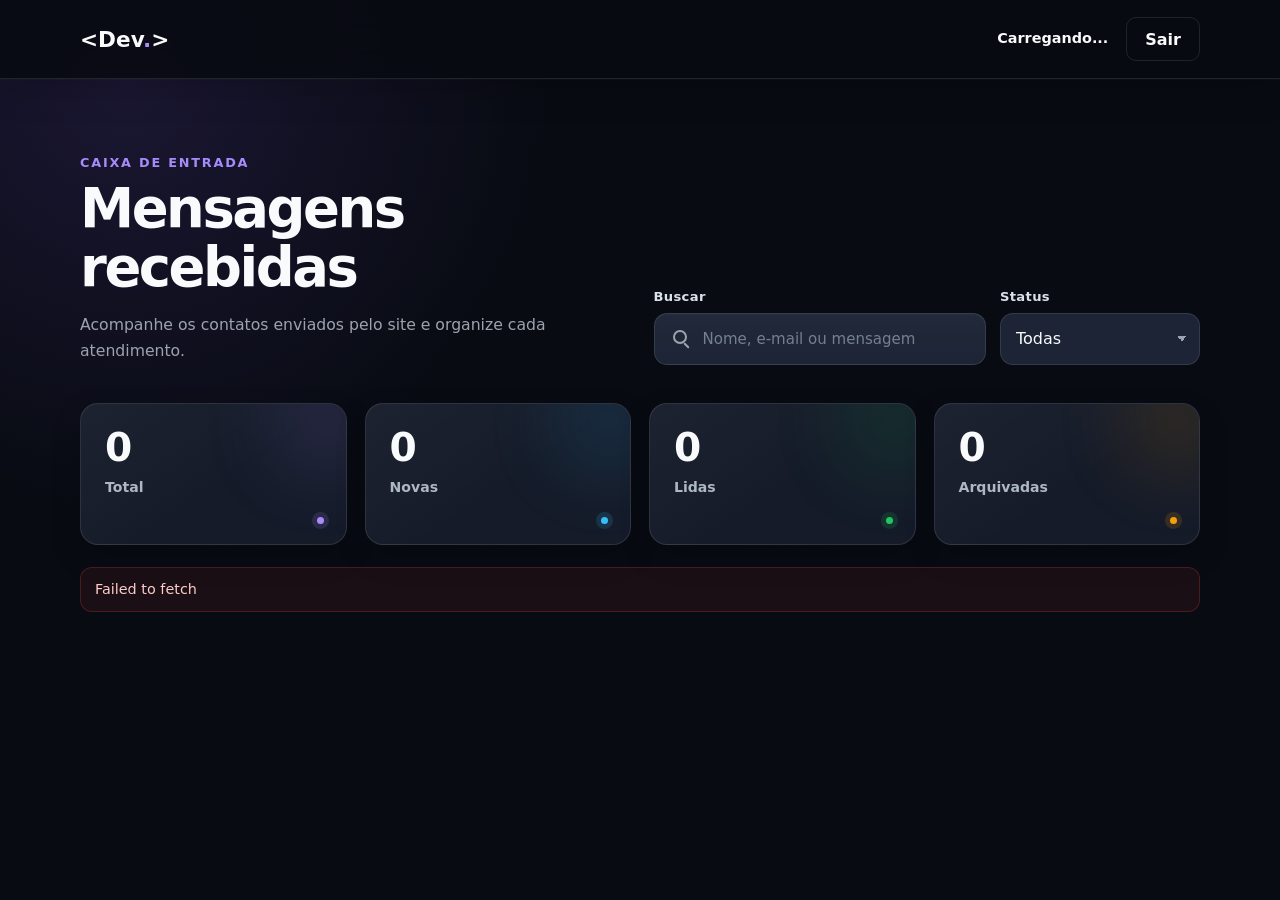
<file: admin.html>
<!DOCTYPE html>
<html lang="pt-BR">
<head>
  <meta charset="UTF-8">

  <meta
    name="viewport"
    content="width=device-width, initial-scale=1.0"
  >

  <meta name="robots" content="noindex, nofollow">

  <title>Painel administrativo</title>

  <link
    rel="stylesheet"
    href="./css/admin.css"
  >
  <link rel="icon" type="image/svg+xml" href="./assets/icons/favicon.svg">
</head>

<body>
  <header class="admin-header">
    <div class="container admin-header__content">
      <a
        href="/"
        class="logo"
      >
        &lt;Dev<span>.</span>&gt;
      </a>

      <div class="admin-user">
        <div>
          <strong id="admin-name">
            Carregando...
          </strong>

          <span id="admin-email"></span>
        </div>

        <button
          class="button button--secondary"
          id="logout-button"
          type="button"
        >
          Sair
        </button>
      </div>
    </div>
  </header>

  <main class="container admin-main">
    <section id="dashboard-view">
      <div class="dashboard-heading">
        <div>
          <p class="eyebrow">
            Caixa de entrada
          </p>

          <h1>
            Mensagens recebidas
          </h1>

          <p class="dashboard-description">
            Acompanhe os contatos enviados pelo site e organize cada atendimento.
          </p>
        </div>

        <div class="dashboard-controls">
          <div class="search-control">
            <label for="message-search">
              Buscar
            </label>

            <div class="search-field">
              <span
                class="search-field__icon"
                aria-hidden="true"
              >
                &#128269;
              </span>

              <input
                id="message-search"
                type="search"
                placeholder="Nome, e-mail ou mensagem"
                autocomplete="off"
              >
            </div>
          </div>

          <div class="filter">
            <label for="status-filter">
              Status
            </label>

            <select id="status-filter">
              <option value="">
                Todas
              </option>

              <option value="new">
                Novas
              </option>

              <option value="read">
                Lidas
              </option>

              <option value="archived">
                Arquivadas
              </option>
            </select>
          </div>
        </div>
      </div>

      <div class="stats">
        <article>
          <span id="total-count">0</span>
          <p>Total</p>
        </article>

        <article>
          <span id="new-count">0</span>
          <p>Novas</p>
        </article>

        <article>
          <span id="read-count">0</span>
          <p>Lidas</p>
        </article>

        <article>
          <span id="archived-count">0</span>
          <p>Arquivadas</p>
        </article>
      </div>

      <p
        id="dashboard-feedback"
        class="feedback"
        role="status"
        aria-live="polite"
      ></p>

      <div
        class="messages"
        id="messages-container"
      ></div>
    </section>
  </main>

  <script src="./js/admin.js"></script>
</body>
</html>
</file>
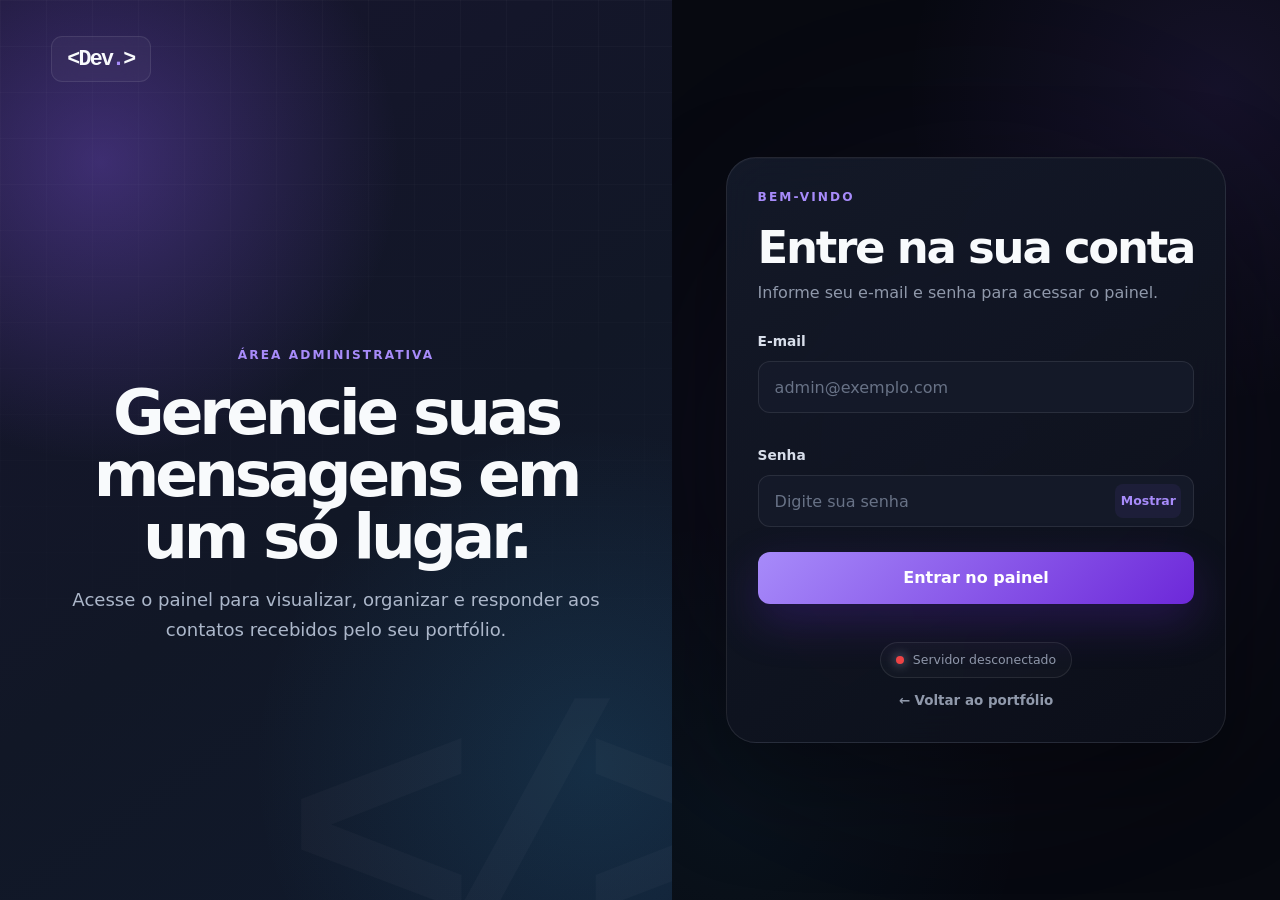
<file: login.html>
﻿<!DOCTYPE html>
<html lang="pt-BR">
<head>
  <meta charset="UTF-8">

  <meta
    name="viewport"
    content="width=device-width, initial-scale=1.0"
  >

  <meta name="robots" content="noindex, nofollow">

  <title>Login administrativo</title>

  <link
    rel="stylesheet"
    href="./css/login.css"
  >
  <link rel="icon" type="image/svg+xml" href="./assets/icons/favicon.svg">
</head>

<body>
  <main class="login-page">
    <section class="branding">
      <div class="branding__content">
        <a
          class="logo"
          href="/"
          aria-label="Voltar ao portfólio"
        >
          &lt;Dev<span>.</span>&gt;
        </a>

        <div>
          <p class="eyebrow">
            Área administrativa
          </p>

          <h1>
            Gerencie suas mensagens em um só lugar.
          </h1>

          <p class="branding__description">
            Acesse o painel para visualizar,
            organizar e responder aos contatos
            recebidos pelo seu portfólio.
          </p>
        </div>
      </div>
    </section>

    <section class="login-area">
      <div class="login-card">
        <div class="login-card__heading">
          <p class="eyebrow">
            Bem-vindo
          </p>

          <h2>Entre na sua conta</h2>

          <p>
            Informe seu e-mail e senha para
            acessar o painel.
          </p>
        </div>

        <form
          class="login-form"
          id="login-form"
          novalidate
        >
          <div class="form-group">
            <label for="email">
              E-mail
            </label>

            <input
              id="email"
              name="email"
              type="email"
              autocomplete="email"
              placeholder="admin@exemplo.com"
              maxlength="254"
              required
            >

            <small
              class="field-error"
              id="email-error"
            ></small>
          </div>

          <div class="form-group">
            <label for="password">
              Senha
            </label>

            <div class="password-field">
              <input
                id="password"
                name="password"
                type="password"
                autocomplete="current-password"
                placeholder="Digite sua senha"
                minlength="12"
                maxlength="128"
                required
              >

              <button
                class="password-toggle"
                id="password-toggle"
                type="button"
                aria-label="Mostrar senha"
                aria-pressed="false"
              >
                Mostrar
              </button>
            </div>

            <small
              class="field-error"
              id="password-error"
            ></small>
          </div>

          <button
            class="login-button"
            id="login-button"
            type="submit"
          >
            Entrar no painel
          </button>

          <p
            class="form-feedback"
            id="form-feedback"
            role="alert"
            aria-live="polite"
          ></p>
        </form>

        <div class="api-status">
          <span
            class="api-status__indicator"
            id="api-indicator"
          ></span>

          <span id="api-message">
            Verificando servidor...
          </span>
        </div>

        <a
          class="back-link"
          href="/"
        >
          ← Voltar ao portfólio
        </a>
      </div>
    </section>
  </main>

  <script src="./js/login.js"></script>
</body>
</html>
</file>
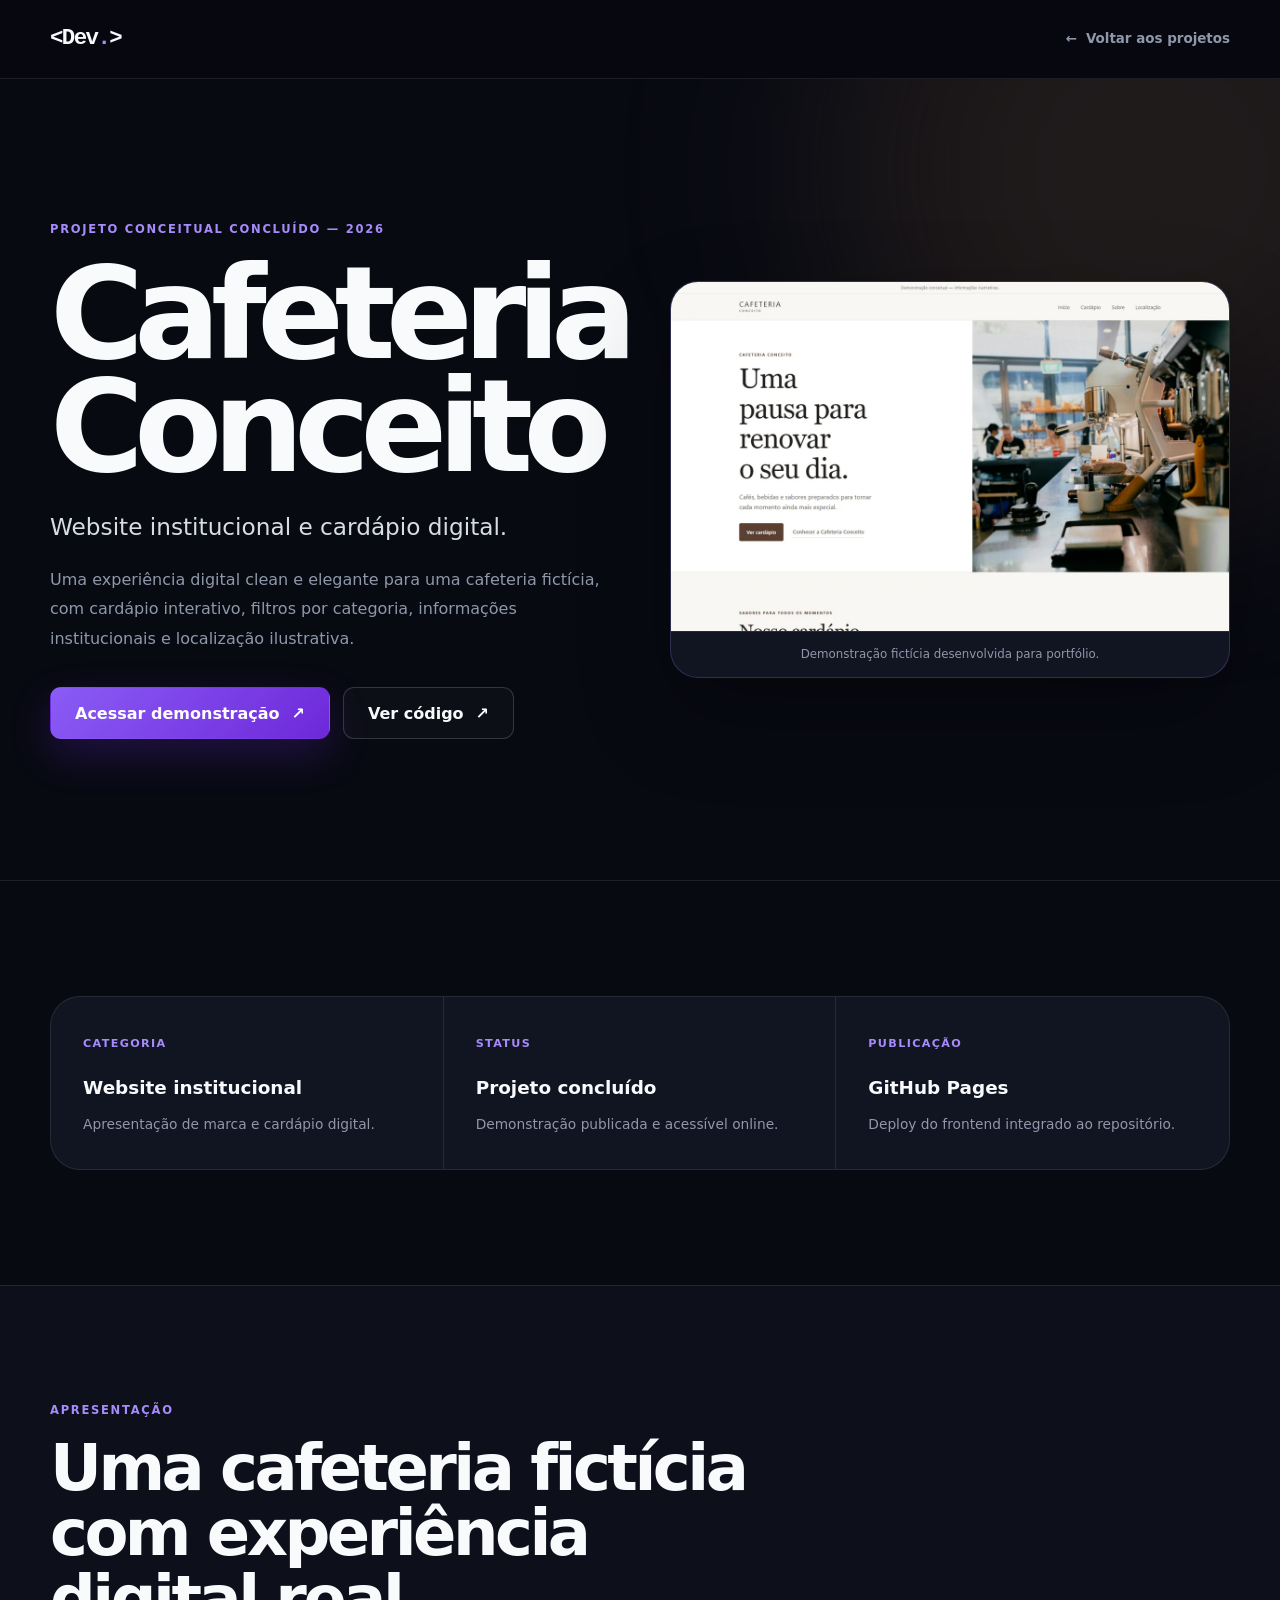
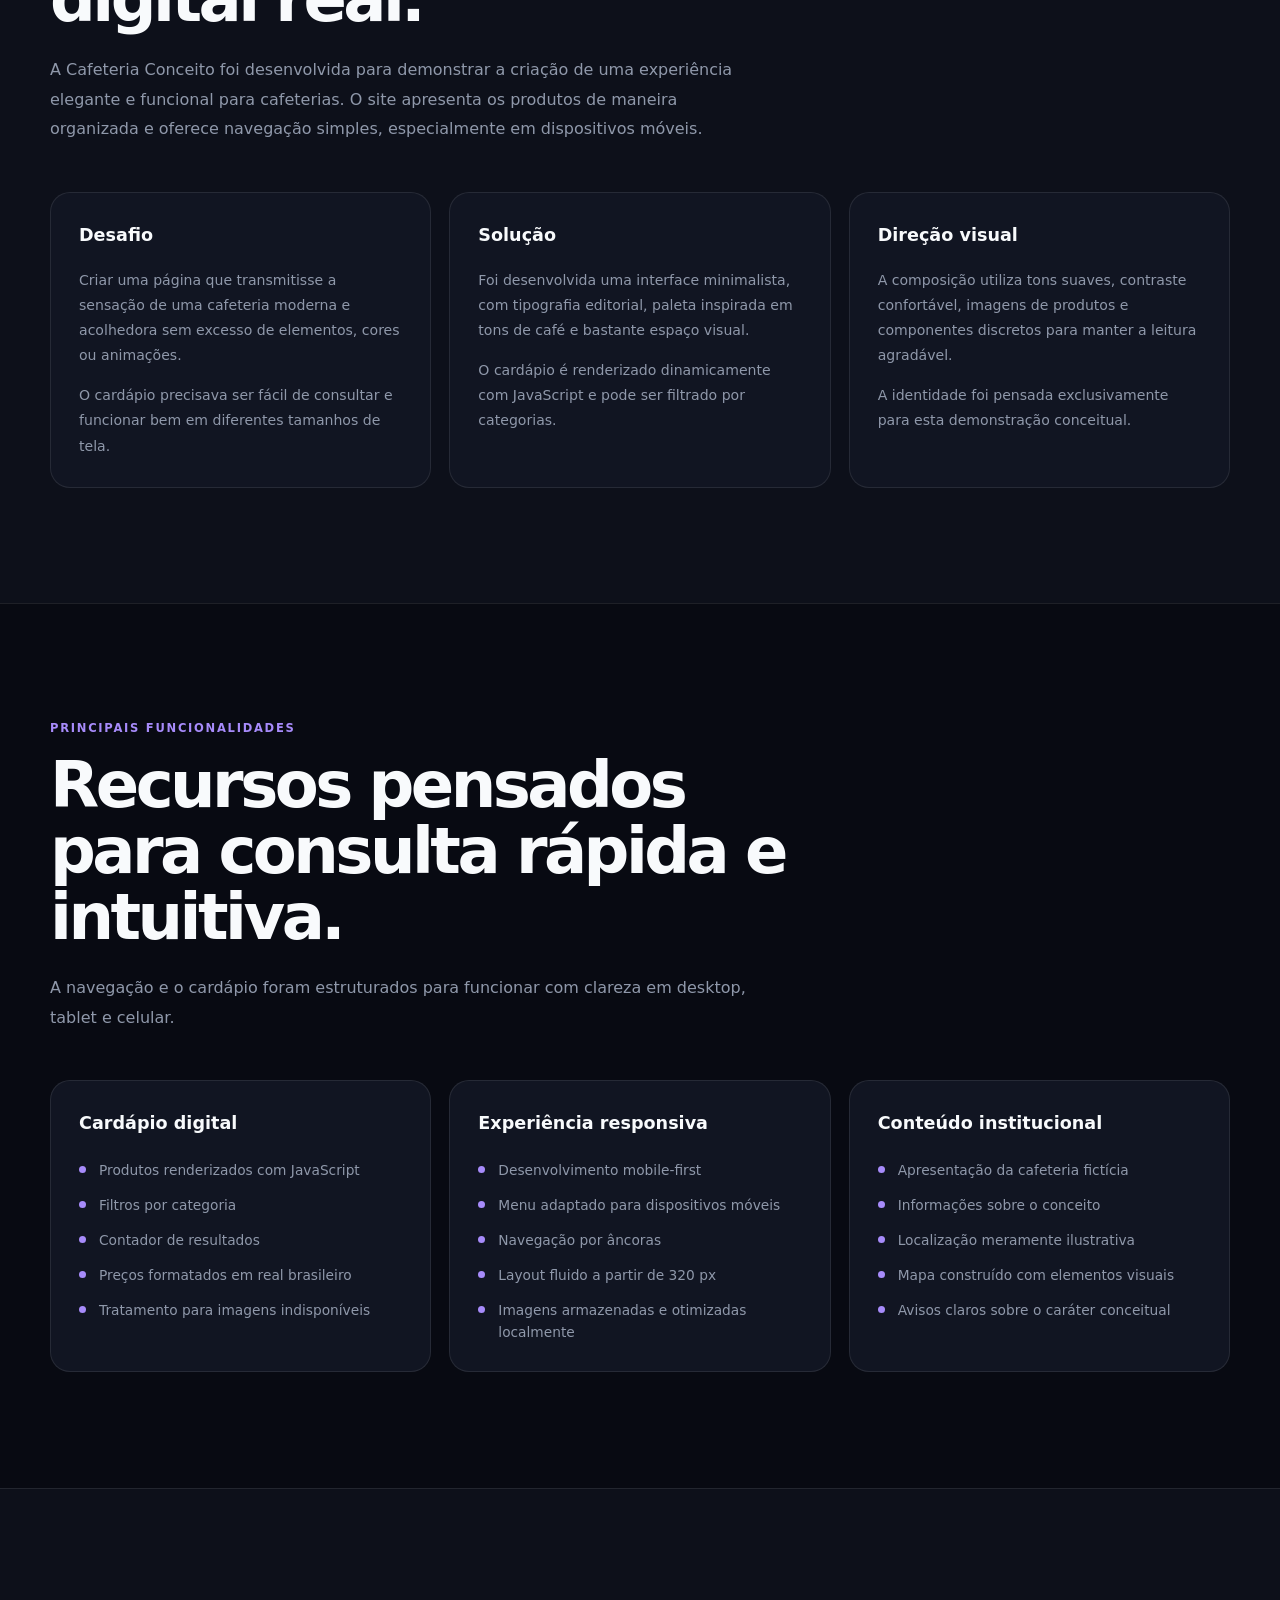
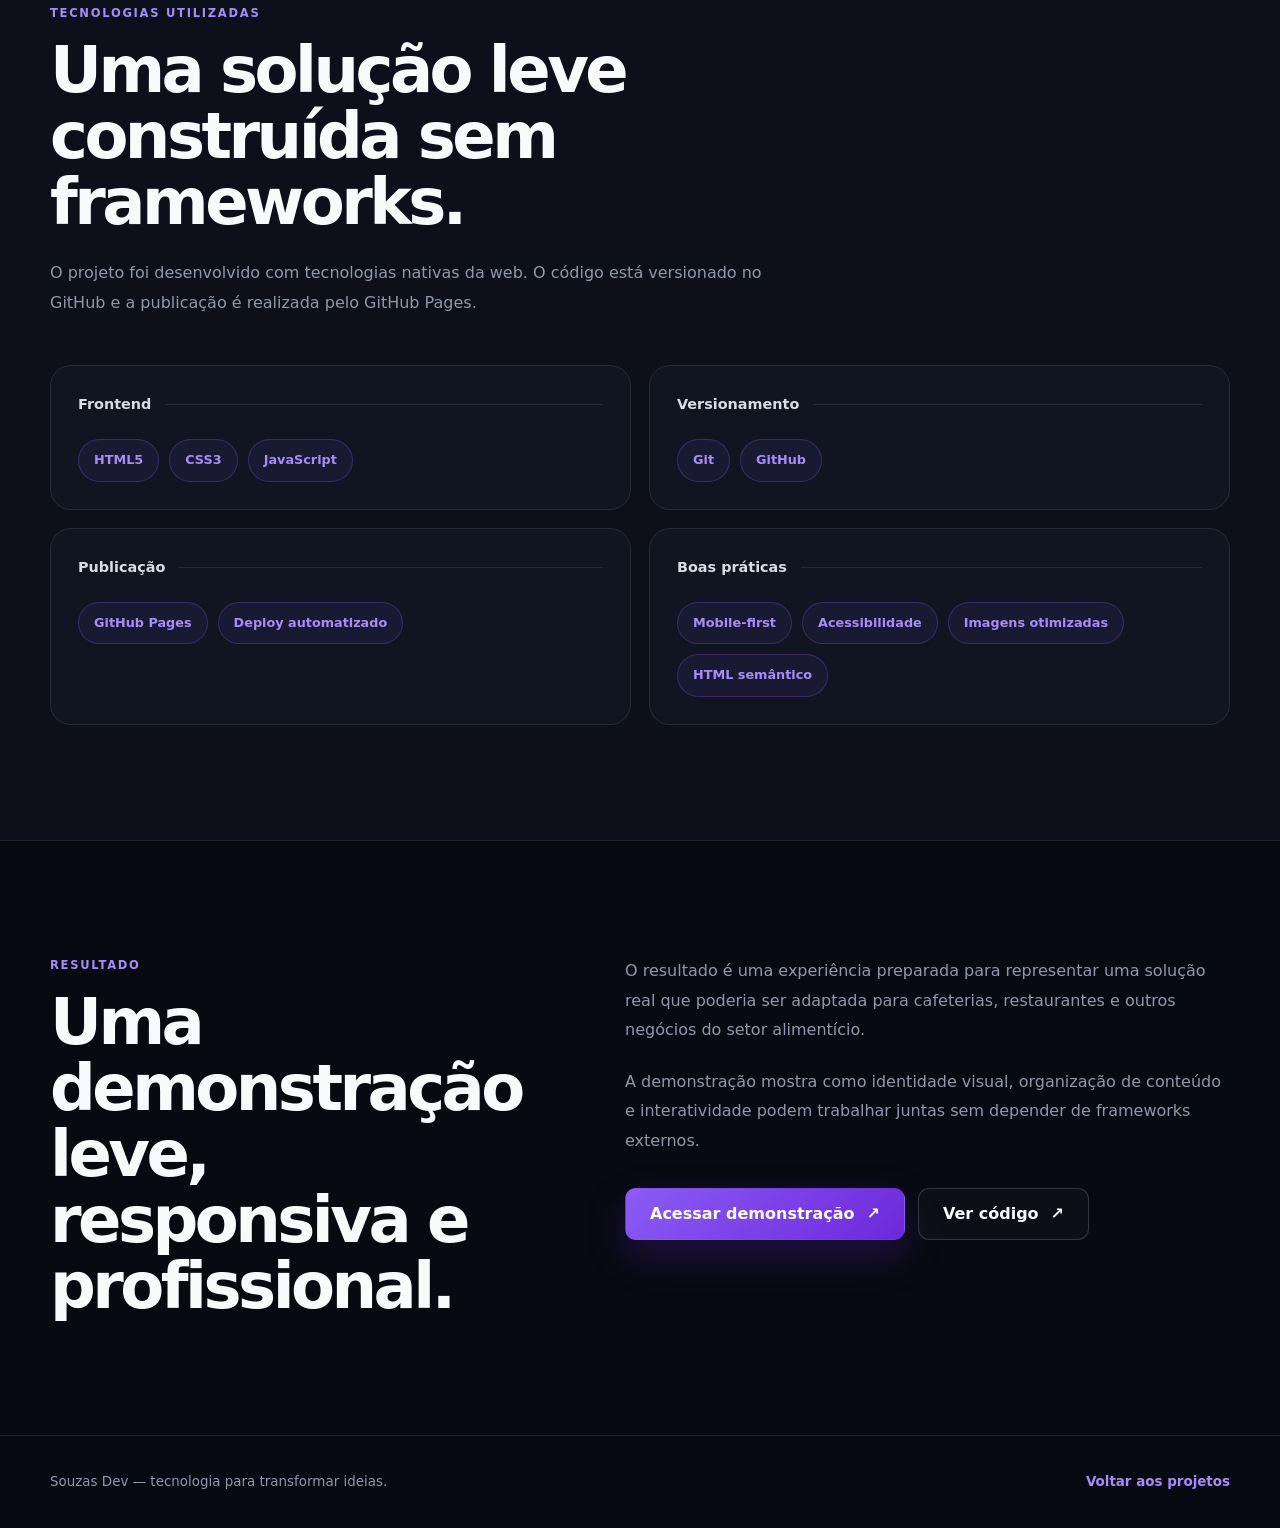
<file: cases/cafeteria-conceito.html>
<!DOCTYPE html>
<html lang="pt-BR">
<head>
  <meta charset="UTF-8">

  <meta
    name="viewport"
    content="width=device-width, initial-scale=1.0"
  >

  <meta
    name="description"
    content="Conheça a Cafeteria Conceito, um site responsivo com cardápio digital desenvolvido pela Souzas Dev com HTML, CSS e JavaScript."
  >

  <meta
    name="robots"
    content="index, follow"
  >

  <meta
    name="theme-color"
    content="#080a12"
  >

  <meta
    property="og:locale"
    content="pt_BR"
  >

  <meta
    property="og:type"
    content="article"
  >

  <meta
    property="og:site_name"
    content="Souzas Dev"
  >

  <meta
    property="og:title"
    content="Cafeteria Conceito | Projeto da Souzas Dev"
  >

  <meta
    property="og:description"
    content="Conheça a Cafeteria Conceito, um site responsivo com cardápio digital desenvolvido pela Souzas Dev com HTML, CSS e JavaScript."
  >

  <meta
    property="og:image"
    content="https://souzasdev.com/assets/images/projects/cafeteria-conceito.webp"
  >

  <meta
    property="og:image:alt"
    content="Página inicial do projeto Cafeteria Conceito"
  >

  <meta
    name="twitter:card"
    content="summary_large_image"
  >

  <meta
    name="twitter:title"
    content="Cafeteria Conceito | Projeto da Souzas Dev"
  >

  <meta
    name="twitter:description"
    content="Conheça a Cafeteria Conceito, um site responsivo com cardápio digital desenvolvido pela Souzas Dev com HTML, CSS e JavaScript."
  >

  <meta
    name="twitter:image"
    content="https://souzasdev.com/assets/images/projects/cafeteria-conceito.webp"
  >

  <link
    rel="icon"
    type="image/svg+xml"
    href="/assets/icons/favicon.svg"
  >

  <title>
    Cafeteria Conceito | Projeto da Souzas Dev
  </title>

  <link
    rel="preconnect"
    href="https://fonts.googleapis.com"
  >

  <link
    rel="preconnect"
    href="https://fonts.gstatic.com"
    crossorigin
  >

  <link
    rel="stylesheet"
    href="/css/style.css"
  >

  <link
    rel="stylesheet"
    href="/css/case.css"
  >
</head>

<body class="case-body">
  <header class="case-navigation">
    <div class="container case-navigation__content">
      <a
        class="logo"
        href="/"
        aria-label="Voltar para a página inicial da Souzas Dev"
      >
        &lt;Dev<span>.</span>&gt;
      </a>

      <a
        class="case-navigation__back"
        href="/#projetos"
      >
        <span aria-hidden="true">&#8592;</span>
        Voltar aos projetos
      </a>
    </div>
  </header>

  <main>
    <section class="case-hero case-hero--cafeteria">
      <div class="case-hero__glow"></div>

      <div
        class="container case-hero__content case-hero__content--preview"
      >
        <div>
          <p class="case-eyebrow">
            Projeto conceitual concluído — 2026
          </p>

          <h1>
            Cafeteria Conceito
          </h1>

          <p class="case-hero__subtitle">
            Website institucional e cardápio digital.
          </p>

          <p class="case-hero__description">
            Uma experiência digital clean e elegante para uma
            cafeteria fictícia, com cardápio interativo, filtros
            por categoria, informações institucionais e
            localização ilustrativa.
          </p>

          <div class="case-hero__actions">
            <a
              class="button button--primary"
              href="https://adminbarberflow.github.io/cafeteria-frontend/"
              target="_blank"
              rel="noopener noreferrer"
              aria-label="Acessar demonstração da Cafeteria Conceito em nova aba"
            >
              Acessar demonstração
              <span aria-hidden="true">&#8599;</span>
            </a>

            <a
              class="button button--secondary"
              href="https://github.com/adminbarberflow/cafeteria-frontend"
              target="_blank"
              rel="noopener noreferrer"
              aria-label="Ver código da Cafeteria Conceito no GitHub em nova aba"
            >
              Ver código
              <span aria-hidden="true">&#8599;</span>
            </a>
          </div>
        </div>

        <figure class="case-hero__preview">
          <img
            src="/assets/images/projects/cafeteria-conceito.webp"
            alt="Página inicial do projeto Cafeteria Conceito"
            width="1200"
            height="750"
            decoding="async"
            fetchpriority="high"
          >

          <figcaption>
            Demonstração fictícia desenvolvida para portfólio.
          </figcaption>
        </figure>
      </div>
    </section>

    <section
      class="case-section"
      aria-labelledby="project-information-title"
    >
      <div class="container">
        <h2
          id="project-information-title"
          class="case-visually-hidden"
        >
          Informações do projeto
        </h2>

        <div class="case-project-facts">
          <article class="case-project-fact">
            <span>Categoria</span>

            <strong>
              Website institucional
            </strong>

            <p>
              Apresentação de marca e cardápio digital.
            </p>
          </article>

          <article class="case-project-fact">
            <span>Status</span>

            <strong>
              Projeto concluído
            </strong>

            <p>
              Demonstração publicada e acessível online.
            </p>
          </article>

          <article class="case-project-fact">
            <span>Publicação</span>

            <strong>
              GitHub Pages
            </strong>

            <p>
              Deploy do frontend integrado ao repositório.
            </p>
          </article>
        </div>
      </div>
    </section>

    <section class="case-section case-section--alternative">
      <div class="container">
        <div class="case-heading">
          <p class="case-eyebrow">
            Apresentação
          </p>

          <h2>
            Uma cafeteria fictícia com experiência digital real.
          </h2>

          <p class="case-section__lead">
            A Cafeteria Conceito foi desenvolvida para demonstrar
            a criação de uma experiência elegante e funcional
            para cafeterias. O site apresenta os produtos de
            maneira organizada e oferece navegação simples,
            especialmente em dispositivos móveis.
          </p>
        </div>

        <div class="case-columns">
          <article class="case-detail">
            <h3>Desafio</h3>

            <p class="case-detail__text">
              Criar uma página que transmitisse a sensação de uma
              cafeteria moderna e acolhedora sem excesso de
              elementos, cores ou animações.
            </p>

            <p class="case-detail__text">
              O cardápio precisava ser fácil de consultar e
              funcionar bem em diferentes tamanhos de tela.
            </p>
          </article>

          <article class="case-detail">
            <h3>Solução</h3>

            <p class="case-detail__text">
              Foi desenvolvida uma interface minimalista, com
              tipografia editorial, paleta inspirada em tons de
              café e bastante espaço visual.
            </p>

            <p class="case-detail__text">
              O cardápio é renderizado dinamicamente com
              JavaScript e pode ser filtrado por categorias.
            </p>
          </article>

          <article class="case-detail">
            <h3>Direção visual</h3>

            <p class="case-detail__text">
              A composição utiliza tons suaves, contraste
              confortável, imagens de produtos e componentes
              discretos para manter a leitura agradável.
            </p>

            <p class="case-detail__text">
              A identidade foi pensada exclusivamente para esta
              demonstração conceitual.
            </p>
          </article>
        </div>
      </div>
    </section>

    <section class="case-section">
      <div class="container">
        <div class="case-heading">
          <p class="case-eyebrow">
            Principais funcionalidades
          </p>

          <h2>
            Recursos pensados para consulta rápida e intuitiva.
          </h2>

          <p class="case-section__lead">
            A navegação e o cardápio foram estruturados para
            funcionar com clareza em desktop, tablet e celular.
          </p>
        </div>

        <div class="case-columns">
          <article class="case-detail">
            <h3>Cardápio digital</h3>

            <ul>
              <li>Produtos renderizados com JavaScript</li>
              <li>Filtros por categoria</li>
              <li>Contador de resultados</li>
              <li>Preços formatados em real brasileiro</li>
              <li>Tratamento para imagens indisponíveis</li>
            </ul>
          </article>

          <article class="case-detail">
            <h3>Experiência responsiva</h3>

            <ul>
              <li>Desenvolvimento mobile-first</li>
              <li>Menu adaptado para dispositivos móveis</li>
              <li>Navegação por âncoras</li>
              <li>Layout fluido a partir de 320 px</li>
              <li>Imagens armazenadas e otimizadas localmente</li>
            </ul>
          </article>

          <article class="case-detail">
            <h3>Conteúdo institucional</h3>

            <ul>
              <li>Apresentação da cafeteria fictícia</li>
              <li>Informações sobre o conceito</li>
              <li>Localização meramente ilustrativa</li>
              <li>Mapa construído com elementos visuais</li>
              <li>Avisos claros sobre o caráter conceitual</li>
            </ul>
          </article>
        </div>
      </div>
    </section>

    <section class="case-section case-section--alternative">
      <div class="container">
        <div class="case-heading">
          <p class="case-eyebrow">
            Tecnologias utilizadas
          </p>

          <h2>
            Uma solução leve construída sem frameworks.
          </h2>

          <p class="case-section__lead">
            O projeto foi desenvolvido com tecnologias nativas
            da web. O código está versionado no GitHub e a
            publicação é realizada pelo GitHub Pages.
          </p>
        </div>

        <div class="case-stack-groups">
          <section class="case-stack-group">
            <h3>Frontend</h3>

            <div class="case-technologies">
              <span>HTML5</span>
              <span>CSS3</span>
              <span>JavaScript</span>
            </div>
          </section>

          <section class="case-stack-group">
            <h3>Versionamento</h3>

            <div class="case-technologies">
              <span>Git</span>
              <span>GitHub</span>
            </div>
          </section>

          <section class="case-stack-group">
            <h3>Publicação</h3>

            <div class="case-technologies">
              <span>GitHub Pages</span>
              <span>Deploy automatizado</span>
            </div>
          </section>

          <section class="case-stack-group">
            <h3>Boas práticas</h3>

            <div class="case-technologies">
              <span>Mobile-first</span>
              <span>Acessibilidade</span>
              <span>Imagens otimizadas</span>
              <span>HTML semântico</span>
            </div>
          </section>
        </div>
      </div>
    </section>

    <section class="case-section">
      <div class="container case-result">
        <div>
          <p class="case-eyebrow">
            Resultado
          </p>

          <h2>
            Uma demonstração leve, responsiva e profissional.
          </h2>
        </div>

        <div class="case-result__content">
          <p>
            O resultado é uma experiência preparada para
            representar uma solução real que poderia ser
            adaptada para cafeterias, restaurantes e outros
            negócios do setor alimentício.
          </p>

          <p>
            A demonstração mostra como identidade visual,
            organização de conteúdo e interatividade podem
            trabalhar juntas sem depender de frameworks
            externos.
          </p>

          <div class="case-result__actions">
            <a
              class="button button--primary"
              href="https://adminbarberflow.github.io/cafeteria-frontend/"
              target="_blank"
              rel="noopener noreferrer"
              aria-label="Acessar demonstração da Cafeteria Conceito em nova aba"
            >
              Acessar demonstração
              <span aria-hidden="true">&#8599;</span>
            </a>

            <a
              class="button button--secondary"
              href="https://github.com/adminbarberflow/cafeteria-frontend"
              target="_blank"
              rel="noopener noreferrer"
              aria-label="Ver código da Cafeteria Conceito no GitHub em nova aba"
            >
              Ver código
              <span aria-hidden="true">&#8599;</span>
            </a>
          </div>
        </div>
      </div>
    </section>
  </main>

  <footer class="case-footer">
    <div class="container case-footer__content">
      <p>
        Souzas Dev — tecnologia para transformar ideias.
      </p>

      <a href="/#projetos">
        Voltar aos projetos
      </a>
    </div>
  </footer>
</body>
</html>
</file>
<file: css/admin.css>
:root {
  --background: #080b12;
  --surface: #151b29;
  --surface-light: #1c2435;
  --primary: #8b5cf6;
  --primary-light: #a78bfa;
  --text: #f8fafc;
  --muted: #9ca3af;
  --border: rgba(255, 255, 255, 0.1);
  --success: #22c55e;
  --danger: #ef4444;
  --container: 1120px;
}

* {
  box-sizing: border-box;
  margin: 0;
  padding: 0;
}

body {
  min-height: 100vh;
  background:
    radial-gradient(
      circle at 10% 10%,
      rgba(139, 92, 246, 0.14),
      transparent 30%
    ),
    var(--background);
  color: var(--text);
  font-family:
    Inter,
    system-ui,
    -apple-system,
    BlinkMacSystemFont,
    "Segoe UI",
    sans-serif;
}

button,
select {
  font: inherit;
}

button {
  cursor: pointer;
}

a {
  color: inherit;
  text-decoration: none;
}

.container {
  width: min(
    calc(100% - 40px),
    var(--container)
  );
  margin-inline: auto;
}

.admin-header {
  position: sticky;
  z-index: 20;
  top: 0;
  border-bottom: 1px solid var(--border);
  background:
    rgba(8, 11, 18, 0.88);
  backdrop-filter: blur(16px);
}

.admin-header__content {
  display: flex;
  align-items: center;
  justify-content: space-between;
  min-height: 78px;
  gap: 30px;
}

.logo {
  font-size: 1.35rem;
  font-weight: 800;
}

.logo span,
.eyebrow {
  color: var(--primary-light);
}

.admin-user {
  display: flex;
  align-items: center;
  gap: 18px;
}

.admin-user > div {
  display: flex;
  flex-direction: column;
  text-align: right;
}

.admin-user strong {
  font-size: 0.9rem;
}

.admin-user span {
  margin-top: 2px;
  color: var(--muted);
  font-size: 0.78rem;
}

.admin-main {
  padding-block: 70px;
}

.eyebrow {
  margin-bottom: 10px;
  font-size: 0.8rem;
  font-weight: 700;
  letter-spacing: 0.14em;
  text-transform: uppercase;
}

h1 {
  font-size:
    clamp(2rem, 5vw, 3.4rem);
  line-height: 1.08;
  letter-spacing: -0.045em;
}

.dashboard-description {
  max-width: 520px;
  margin-top: 14px;
  color: var(--muted);
  line-height: 1.7;
}

.dashboard-heading {
  display: flex;
  align-items: center;
  justify-content: space-between;
  gap: 30px;
}

.filter {
  width: 190px;
}

.filter label {
  display: block;
  margin-bottom: 8px;
  font-size: 0.9rem;
  font-weight: 600;
}

select {
  width: 100%;
  height: 50px;
  padding-inline: 12px;
  border: 1px solid var(--border);
  border-radius: 10px;
  outline: none;
  background: var(--surface-light);
  color: var(--text);
}

select:focus {
  border-color: var(--primary);
}

.button {
  min-height: 44px;
  padding: 0 18px;
  border: 1px solid transparent;
  border-radius: 10px;
  font-weight: 700;
}

.button--secondary {
  border-color: var(--border);
  background: transparent;
  color: var(--text);
}

.button--danger {
  border-color:
    rgba(239, 68, 68, 0.35);
  background: transparent;
  color: #fca5a5;
}

.stats {
  display: grid;
  grid-template-columns:
    repeat(4, 1fr);
  gap: 16px;
  margin-top: 40px;
}

.stats article {
  padding: 22px;
  border: 1px solid var(--border);
  border-radius: 14px;
  background: var(--surface);
}

.stats span {
  font-size: 2rem;
  font-weight: 800;
}

.stats p {
  margin-top: 5px;
  color: var(--muted);
}

.feedback {
  min-height: 24px;
  margin-top: 20px;
  color: var(--muted);
}

.feedback.success {
  color: #86efac;
}

.feedback.error {
  color: #fca5a5;
}

.messages {
  display: grid;
  gap: 18px;
  margin-top: 12px;
}

.message-card {
  padding: 26px;
  border: 1px solid var(--border);
  border-radius: 16px;
  background: var(--surface);
}

.message-card__header {
  display: flex;
  justify-content: space-between;
  gap: 24px;
}

.message-card__name {
  font-size: 1.2rem;
}

.message-card__email,
.message-card__date {
  display: block;
  margin-top: 5px;
  color: var(--muted);
  font-size: 0.9rem;
}

.message-card__email:hover {
  color: var(--primary-light);
}

.message-card__status {
  width: 150px;
  height: 42px;
}

.message-card__body {
  margin-top: 22px;
  color: #d1d5db;
  line-height: 1.75;
  white-space: pre-wrap;
}

.message-card__actions {
  display: flex;
  justify-content: flex-end;
  margin-top: 22px;
}

.empty-state {
  padding: 50px 24px;
  border: 1px dashed var(--border);
  border-radius: 16px;
  color: var(--muted);
  text-align: center;
}

@media (max-width: 760px) {
  .admin-header__content {
    padding-block: 14px;
  }

  .admin-user > div {
    display: none;
  }

  .dashboard-heading,
  .message-card__header {
    align-items: stretch;
    flex-direction: column;
  }

  .filter,
  .message-card__status {
    width: 100%;
  }

  .stats {
    grid-template-columns:
      repeat(2, 1fr);
  }
}

@media (max-width: 440px) {
  .container {
    width: min(
      calc(100% - 26px),
      var(--container)
    );
  }

  .stats {
    grid-template-columns: 1fr;
  }

  .message-card {
    padding: 20px;
  }
}

/* ADMIN DASHBOARD MODERNIZATION - START */

:root {
  --surface-raised: #1a2131;
  --surface-soft: rgba(28, 36, 53, 0.72);
  --primary-soft: rgba(139, 92, 246, 0.14);
  --primary-border: rgba(167, 139, 250, 0.38);
  --focus-ring: rgba(139, 92, 246, 0.24);
  --warning: #f59e0b;
  --info: #38bdf8;
  --shadow-sm:
    0 12px 30px rgba(0, 0, 0, 0.18);
  --shadow-md:
    0 22px 55px rgba(0, 0, 0, 0.26);
  color-scheme: dark;
}

button,
input,
select {
  font: inherit;
}

button,
input,
select,
a {
  -webkit-tap-highlight-color: transparent;
}

::selection {
  background: rgba(139, 92, 246, 0.34);
  color: var(--text);
}

body {
  overflow-x: hidden;
}

.admin-header {
  box-shadow:
    0 1px 0 rgba(255, 255, 255, 0.02),
    0 12px 34px rgba(0, 0, 0, 0.16);
}

.admin-main {
  padding-block:
    clamp(46px, 7vw, 76px);
}

.dashboard-heading {
  align-items: flex-end;
}

.dashboard-heading > div:first-child {
  min-width: 0;
}

.dashboard-description {
  font-size: 0.98rem;
}

.dashboard-controls {
  display: grid;
  grid-template-columns:
    minmax(280px, 1fr)
    minmax(170px, 200px);
  align-items: end;
  width: min(100%, 620px);
  gap: 14px;
}

.search-control,
.filter {
  min-width: 0;
}

.search-control label,
.filter label {
  display: block;
  margin-bottom: 9px;
  color: #dbe1eb;
  font-size: 0.82rem;
  font-weight: 700;
  letter-spacing: 0.025em;
}

.search-field {
  position: relative;
  display: flex;
  align-items: center;
  height: 52px;
  overflow: hidden;
  border: 1px solid var(--border);
  border-radius: 13px;
  background:
    linear-gradient(
      180deg,
      rgba(255, 255, 255, 0.025),
      transparent
    ),
    var(--surface-light);
  box-shadow:
    inset 0 1px 0 rgba(255, 255, 255, 0.025);
  transition:
    border-color 180ms ease,
    box-shadow 180ms ease,
    background-color 180ms ease,
    transform 180ms ease;
}

.search-field:hover {
  border-color:
    rgba(255, 255, 255, 0.18);
  background-color: #20293b;
}

.search-field:focus-within {
  border-color: var(--primary-light);
  box-shadow:
    0 0 0 4px var(--focus-ring),
    inset 0 1px 0 rgba(255, 255, 255, 0.04);
}

.search-field__icon {
  position: absolute;
  z-index: 1;
  left: 17px;
  width: 19px;
  height: 19px;
  color: var(--muted);
  font-size: 0;
  pointer-events: none;
  transition:
    color 180ms ease,
    transform 180ms ease;
}

.search-field__icon::before {
  position: absolute;
  top: 1px;
  left: 1px;
  width: 10px;
  height: 10px;
  border: 2px solid currentColor;
  border-radius: 50%;
  content: "";
}

.search-field__icon::after {
  position: absolute;
  top: 13px;
  left: 12px;
  width: 7px;
  height: 2px;
  border-radius: 999px;
  background: currentColor;
  content: "";
  transform: rotate(45deg);
  transform-origin: left center;
}

.search-field:focus-within
  .search-field__icon {
  color: var(--primary-light);
  transform: scale(1.04);
}

#message-search {
  width: 100%;
  height: 100%;
  padding:
    0
    44px
    0
    48px;
  border: 0;
  outline: 0;
  appearance: none;
  background: transparent;
  color: var(--text);
  font-size: 0.94rem;
}

#message-search::placeholder {
  color: #747f91;
  opacity: 1;
}

#message-search::-webkit-search-cancel-button {
  cursor: pointer;
  filter:
    invert(1)
    opacity(0.55);
}

.filter {
  width: auto;
}

.filter select,
.message-card__status {
  appearance: none;
  border-color: var(--border);
  background-color: var(--surface-light);
  background-image:
    linear-gradient(
      45deg,
      transparent 50%,
      var(--muted) 50%
    ),
    linear-gradient(
      135deg,
      var(--muted) 50%,
      transparent 50%
    );
  background-position:
    calc(100% - 17px) 50%,
    calc(100% - 12px) 50%;
  background-repeat: no-repeat;
  background-size:
    5px 5px,
    5px 5px;
  cursor: pointer;
  transition:
    border-color 180ms ease,
    background-color 180ms ease,
    box-shadow 180ms ease;
}

.filter select {
  height: 52px;
  padding:
    0
    42px
    0
    15px;
  border-radius: 13px;
}

.filter select:hover,
.message-card__status:hover {
  border-color:
    rgba(255, 255, 255, 0.2);
  background-color: #20293b;
}

.filter select:focus,
.message-card__status:focus {
  border-color: var(--primary-light);
  box-shadow:
    0 0 0 4px var(--focus-ring);
}

.button {
  display: inline-flex;
  align-items: center;
  justify-content: center;
  gap: 8px;
  transition:
    border-color 180ms ease,
    background-color 180ms ease,
    color 180ms ease,
    box-shadow 180ms ease,
    transform 180ms ease;
}

.button:hover:not(:disabled) {
  transform: translateY(-1px);
}

.button:active:not(:disabled) {
  transform: translateY(0);
}

.button--secondary:hover:not(:disabled) {
  border-color: var(--primary-border);
  background: var(--primary-soft);
  color: #ddd2ff;
}

.button--danger {
  min-height: 42px;
  padding-inline: 16px;
  border-color:
    rgba(239, 68, 68, 0.3);
  background:
    rgba(239, 68, 68, 0.055);
}

.button--danger:hover:not(:disabled) {
  border-color:
    rgba(248, 113, 113, 0.52);
  background:
    rgba(239, 68, 68, 0.12);
  color: #fecaca;
  box-shadow:
    0 10px 26px rgba(127, 29, 29, 0.14);
}

button:disabled,
input:disabled,
select:disabled {
  cursor: not-allowed;
  opacity: 0.55;
}

button:focus-visible,
input:focus-visible,
select:focus-visible,
a:focus-visible {
  outline:
    3px solid
    var(--primary-light);
  outline-offset: 3px;
}

.search-field input:focus-visible,
.filter select:focus-visible,
.message-card__status:focus-visible {
  outline: none;
}

.stats {
  gap: 18px;
  margin-top: 38px;
}

.stats article {
  position: relative;
  min-height: 142px;
  overflow: hidden;
  padding: 24px;
  border-radius: 18px;
  background:
    linear-gradient(
      145deg,
      rgba(255, 255, 255, 0.035),
      transparent 56%
    ),
    var(--surface);
  box-shadow:
    var(--shadow-sm);
  isolation: isolate;
  transition:
    border-color 200ms ease,
    box-shadow 200ms ease,
    transform 200ms ease;
}

.stats article::before {
  position: absolute;
  z-index: -1;
  top: 0;
  right: 0;
  width: 96px;
  height: 96px;
  border-radius: 50%;
  background: var(--stat-color);
  content: "";
  filter: blur(42px);
  opacity: 0.18;
  transform: translate(28%, -34%);
}

.stats article::after {
  position: absolute;
  right: 22px;
  bottom: 20px;
  width: 7px;
  height: 7px;
  border-radius: 50%;
  background: var(--stat-color);
  box-shadow:
    0 0 0 5px
    color-mix(
      in srgb,
      var(--stat-color) 14%,
      transparent
    );
  content: "";
}

.stats article:nth-child(1) {
  --stat-color: var(--primary-light);
}

.stats article:nth-child(2) {
  --stat-color: var(--info);
}

.stats article:nth-child(3) {
  --stat-color: var(--success);
}

.stats article:nth-child(4) {
  --stat-color: var(--warning);
}

.stats article:hover {
  border-color:
    color-mix(
      in srgb,
      var(--stat-color) 38%,
      var(--border)
    );
  box-shadow:
    var(--shadow-md);
  transform: translateY(-3px);
}

.stats span {
  display: block;
  color: var(--text);
  font-size:
    clamp(2rem, 4vw, 2.45rem);
  line-height: 1;
  letter-spacing: -0.04em;
}

.stats p {
  margin-top: 12px;
  color: #aeb7c5;
  font-size: 0.88rem;
  font-weight: 600;
}

.feedback {
  min-height: 26px;
  margin-top: 22px;
  border: 1px solid transparent;
  border-radius: 12px;
  font-size: 0.9rem;
  line-height: 1.5;
  transition:
    border-color 180ms ease,
    background-color 180ms ease,
    color 180ms ease,
    opacity 180ms ease;
}

.feedback:not(:empty) {
  padding: 11px 14px;
  border-color:
    rgba(148, 163, 184, 0.16);
  background:
    rgba(148, 163, 184, 0.055);
}

.feedback.success {
  border-color:
    rgba(34, 197, 94, 0.22);
  background:
    rgba(34, 197, 94, 0.075);
  color: #a7f3d0;
}

.feedback.error {
  border-color:
    rgba(239, 68, 68, 0.24);
  background:
    rgba(239, 68, 68, 0.075);
  color: #fecaca;
}

.messages {
  gap: 20px;
  margin-top: 14px;
}

.message-card {
  position: relative;
  overflow: hidden;
  padding: 27px;
  border-radius: 18px;
  background:
    linear-gradient(
      150deg,
      rgba(255, 255, 255, 0.025),
      transparent 48%
    ),
    var(--surface);
  box-shadow:
    var(--shadow-sm);
  transition:
    border-color 200ms ease,
    box-shadow 200ms ease,
    transform 200ms ease;
}

.message-card::before {
  position: absolute;
  top: 22px;
  bottom: 22px;
  left: 0;
  width: 3px;
  border-radius:
    0
    999px
    999px
    0;
  background: var(--primary);
  content: "";
  opacity: 0.42;
  transition:
    background-color 180ms ease,
    opacity 180ms ease;
}

.message-card:hover {
  border-color:
    rgba(167, 139, 250, 0.24);
  box-shadow:
    var(--shadow-md);
  transform: translateY(-2px);
}

.message-card__header {
  align-items: flex-start;
}

.message-card__header > div {
  min-width: 0;
}

.message-card__name {
  color: var(--text);
  font-size:
    clamp(1.08rem, 2vw, 1.24rem);
  line-height: 1.3;
  overflow-wrap: anywhere;
}

.message-card__email {
  width: fit-content;
  max-width: 100%;
  overflow-wrap: anywhere;
  transition: color 160ms ease;
}

.message-card__date {
  font-size: 0.82rem;
}

.message-card__status {
  flex: 0 0 154px;
  width: 154px;
  height: 43px;
  padding:
    0
    38px
    0
    13px;
  border-radius: 11px;
  font-size: 0.86rem;
  font-weight: 650;
}

.message-card__body {
  margin-top: 24px;
  padding:
    20px
    21px;
  border: 1px solid
    rgba(255, 255, 255, 0.055);
  border-radius: 13px;
  background:
    rgba(8, 11, 18, 0.28);
  color: #d7dce5;
  line-height: 1.78;
  overflow-wrap: anywhere;
}

.message-card__actions {
  margin-top: 20px;
  padding-top: 18px;
  border-top: 1px solid
    rgba(255, 255, 255, 0.065);
}

@supports selector(
  .message-card:has(option:checked)
) {
  .message-card:has(
    .message-card__status
    option:checked[value="new"]
  ) {
    border-color:
      rgba(56, 189, 248, 0.28);
    box-shadow:
      0 18px 44px
      rgba(2, 132, 199, 0.09);
  }

  .message-card:has(
    .message-card__status
    option:checked[value="new"]
  )::before {
    background: var(--info);
    opacity: 1;
  }

  .message-card:has(
    .message-card__status
    option:checked[value="read"]
  )::before {
    background: var(--success);
    opacity: 0.72;
  }

  .message-card:has(
    .message-card__status
    option:checked[value="archived"]
  ) {
    opacity: 0.83;
  }

  .message-card:has(
    .message-card__status
    option:checked[value="archived"]
  )::before {
    background: var(--warning);
    opacity: 0.56;
  }
}

.empty-state {
  padding:
    clamp(44px, 8vw, 70px)
    24px;
  border-color:
    rgba(167, 139, 250, 0.22);
  border-radius: 18px;
  background:
    linear-gradient(
      145deg,
      rgba(139, 92, 246, 0.055),
      transparent 55%
    );
  line-height: 1.6;
}

.empty-state::before {
  display: block;
  width: 42px;
  height: 31px;
  margin:
    0
    auto
    20px;
  border: 2px solid
    rgba(167, 139, 250, 0.58);
  border-radius: 7px;
  background:
    linear-gradient(
      145deg,
      transparent 47%,
      rgba(167, 139, 250, 0.55) 48%,
      rgba(167, 139, 250, 0.55) 51%,
      transparent 52%
    ),
    linear-gradient(
      215deg,
      transparent 47%,
      rgba(167, 139, 250, 0.55) 48%,
      rgba(167, 139, 250, 0.55) 51%,
      transparent 52%
    );
  content: "";
  opacity: 0.9;
}

@media (max-width: 960px) {
  .dashboard-heading {
    align-items: stretch;
    flex-direction: column;
  }

  .dashboard-controls {
    width: 100%;
  }

  .stats {
    grid-template-columns:
      repeat(2, minmax(0, 1fr));
  }
}

@media (max-width: 760px) {
  .admin-main {
    padding-block: 42px;
  }

  .dashboard-heading {
    gap: 24px;
  }

  .dashboard-controls {
    grid-template-columns: 1fr;
    gap: 13px;
  }

  .search-control,
  .filter {
    width: 100%;
  }

  .message-card__header {
    gap: 18px;
  }

  .message-card__status {
    flex-basis: auto;
  }
}

@media (max-width: 560px) {
  .stats {
    grid-template-columns: 1fr;
  }

  .stats article {
    min-height: 128px;
  }

  .message-card {
    padding: 21px;
  }

  .message-card::before {
    top: 18px;
    bottom: 18px;
  }

  .message-card__body {
    padding: 17px;
  }

  .message-card__actions {
    justify-content: stretch;
  }

  .message-card__actions .button {
    width: 100%;
  }
}

@media (max-width: 440px) {
  .admin-header__content {
    gap: 14px;
  }

  .admin-user {
    gap: 10px;
  }

  .button {
    padding-inline: 14px;
  }

  .search-field,
  .filter select {
    height: 50px;
  }

  .dashboard-description {
    font-size: 0.92rem;
  }
}

@media (prefers-reduced-motion: reduce) {
  *,
  *::before,
  *::after {
    scroll-behavior: auto !important;
    transition-duration: 0.01ms !important;
    animation-duration: 0.01ms !important;
    animation-iteration-count: 1 !important;
  }
}

/* ADMIN DASHBOARD MODERNIZATION - END */
</file>
<file: css/login.css>
﻿:root {
  --background: #070910;
  --background-soft: #0b0e17;
  --surface: #111522;
  --surface-light: #171c2b;
  --surface-hover: #1b2132;
  --primary: #8b5cf6;
  --primary-light: #a78bfa;
  --primary-dark: #6d28d9;
  --secondary: #38bdf8;
  --text: #f8fafc;
  --text-soft: #d8deea;
  --muted: #9099ab;
  --border: rgba(255, 255, 255, 0.09);
  --border-strong: rgba(255, 255, 255, 0.16);
  --success: #22c55e;
  --danger: #ef4444;
  --warning: #f59e0b;
  --radius-small: 12px;
  --radius-medium: 20px;
  --radius-large: 30px;
  --transition: 200ms ease;
}

* {
  box-sizing: border-box;
  margin: 0;
  padding: 0;
}

html {
  min-height: 100%;
}

body {
  min-height: 100vh;
  min-height: 100dvh;
  background: var(--background);
  color: var(--text);
  font-family:
    Inter,
    system-ui,
    -apple-system,
    BlinkMacSystemFont,
    "Segoe UI",
    sans-serif;
  line-height: 1.6;
}

button,
input {
  font: inherit;
}

button {
  cursor: pointer;
}

a {
  color: inherit;
  text-decoration: none;
}

::selection {
  background: var(--primary);
  color: #ffffff;
}

.login-page {
  display: grid;
  grid-template-columns:
    minmax(0, 1.05fr)
    minmax(440px, 0.95fr);
  min-height: 100vh;
  min-height: 100dvh;
  overflow: hidden;
}

/* Área de identidade */

.branding {
  position: relative;
  display: flex;
  min-width: 0;
  overflow: hidden;
  padding:
    clamp(36px, 5vw, 72px);
  background:
    radial-gradient(
      circle at 15% 18%,
      rgba(139, 92, 246, 0.34),
      transparent 32%
    ),
    radial-gradient(
      circle at 88% 85%,
      rgba(56, 189, 248, 0.13),
      transparent 35%
    ),
    linear-gradient(
      145deg,
      #17152e 0%,
      #111726 55%,
      #101a2d 100%
    );
}

.branding::before {
  position: absolute;
  inset: 0;
  background-image:
    linear-gradient(
      rgba(255, 255, 255, 0.025) 1px,
      transparent 1px
    ),
    linear-gradient(
      90deg,
      rgba(255, 255, 255, 0.025) 1px,
      transparent 1px
    );
  background-size: 46px 46px;
  content: "";
  mask-image:
    linear-gradient(
      to bottom,
      black,
      transparent 90%
    );
  pointer-events: none;
}

.branding::after {
  position: absolute;
  right: -55px;
  bottom: -105px;
  color: rgba(255, 255, 255, 0.025);
  content: "</>";
  font-family:
    Consolas,
    "Courier New",
    monospace;
  font-size: clamp(12rem, 25vw, 25rem);
  font-weight: 900;
  line-height: 1;
  letter-spacing: -0.14em;
  pointer-events: none;
}

.branding__content {
  position: relative;
  z-index: 2;
  display: flex;
  width: min(100%, 720px);
  min-height: 100%;
  flex-direction: column;
  justify-content: space-between;
  gap: 70px;
}

.logo {
  display: inline-flex;
  align-items: center;
  width: max-content;
  min-height: 46px;
  padding-inline: 15px;
  border: 1px solid var(--border);
  border-radius: 11px;
  background: rgba(255, 255, 255, 0.035);
  font-family:
    Consolas,
    "Courier New",
    monospace;
  font-size: 1.35rem;
  font-weight: 900;
  letter-spacing: -0.08em;
  backdrop-filter: blur(12px);
  transition:
    border-color var(--transition),
    background var(--transition),
    transform var(--transition);
}

.logo:hover {
  border-color:
    rgba(139, 92, 246, 0.55);
  background:
    rgba(139, 92, 246, 0.09);
  transform: translateY(-2px);
}

.logo span,
.eyebrow {
  color: var(--primary-light);
}

.eyebrow {
  margin-bottom: 17px;
  font-size: 0.76rem;
  font-weight: 900;
  letter-spacing: 0.17em;
  text-transform: uppercase;
}

.branding h1 {
  max-width: 650px;
  font-size:
    clamp(3.2rem, 6vw, 5.8rem);
  line-height: 0.98;
  letter-spacing: -0.065em;
}

.branding__description {
  max-width: 600px;
  margin-top: 27px;
  color: #acb7ca;
  font-size:
    clamp(1rem, 1.7vw, 1.13rem);
  line-height: 1.85;
}
/* Área do formulário */

.login-area {
  position: relative;
  display: grid;
  place-items: center;
  min-width: 0;
  overflow: hidden;
  padding:
    clamp(30px, 5vw, 76px);
  background:
    radial-gradient(
      circle at 90% 10%,
      rgba(139, 92, 246, 0.11),
      transparent 32%
    ),
    radial-gradient(
      circle at 10% 90%,
      rgba(56, 189, 248, 0.055),
      transparent 30%
    ),
    var(--background);
}

.login-area::before {
  position: absolute;
  top: 50%;
  left: 50%;
  width: 550px;
  height: 550px;
  border-radius: 50%;
  background:
    rgba(139, 92, 246, 0.07);
  content: "";
  filter: blur(110px);
  pointer-events: none;
  transform: translate(-50%, -50%);
}

.login-card {
  position: relative;
  z-index: 2;
  width: min(100%, 500px);
  padding:
    clamp(28px, 4vw, 43px);
  border: 1px solid var(--border);
  border-radius: var(--radius-large);
  background:
    linear-gradient(
      145deg,
      rgba(21, 27, 43, 0.88),
      rgba(12, 15, 25, 0.94)
    );
  box-shadow:
    0 40px 100px rgba(0, 0, 0, 0.38),
    inset 0 1px 0 rgba(255, 255, 255, 0.025);
  backdrop-filter: blur(20px);
  animation:
    cardEntry 600ms ease both;
}

.login-card::before {
  position: absolute;
  top: -1px;
  right: 12%;
  left: 12%;
  height: 1px;
  background:
    linear-gradient(
      90deg,
      transparent,
      rgba(167, 139, 250, 0.8),
      transparent
    );
  content: "";
}

.login-card__heading h2 {
  font-size:
    clamp(2.2rem, 4vw, 3.4rem);
  line-height: 1.04;
  letter-spacing: -0.05em;
}

.login-card__heading > p:last-child {
  max-width: 420px;
  margin-top: 15px;
  color: var(--muted);
  line-height: 1.75;
}

.login-form {
  margin-top: 33px;
}

.form-group + .form-group {
  margin-top: 19px;
}

.form-group label {
  display: block;
  margin-bottom: 9px;
  color: var(--text-soft);
  font-size: 0.86rem;
  font-weight: 800;
}

.form-group input {
  width: 100%;
  height: 56px;
  border: 1px solid var(--border);
  border-radius: var(--radius-small);
  outline: none;
  background:
    rgba(23, 28, 43, 0.82);
  color: var(--text);
  caret-color: var(--primary-light);
  transition:
    border-color var(--transition),
    background var(--transition),
    box-shadow var(--transition);
}

.form-group > input {
  padding-inline: 16px;
}

.form-group input::placeholder {
  color: #687286;
}

.form-group input:hover {
  border-color: var(--border-strong);
  background: var(--surface-hover);
}

.form-group input:focus {
  border-color: var(--primary);
  background: var(--surface-light);
  box-shadow:
    0 0 0 4px
    rgba(139, 92, 246, 0.11);
}

.form-group input.invalid {
  border-color: var(--danger);
  box-shadow:
    0 0 0 4px
    rgba(239, 68, 68, 0.08);
}

.password-field {
  position: relative;
}

.password-field input {
  padding:
    0 92px
    0 16px;
}

.password-toggle {
  position: absolute;
  top: 50%;
  right: 13px;
  min-width: 66px;
  min-height: 34px;
  border: 0;
  border-radius: 8px;
  background:
    rgba(139, 92, 246, 0.08);
  color: var(--primary-light);
  font-size: 0.78rem;
  font-weight: 900;
  transform: translateY(-50%);
  transition:
    background var(--transition),
    color var(--transition);
}

.password-toggle:hover {
  background:
    rgba(139, 92, 246, 0.17);
  color: #c4b5fd;
}

.field-error {
  display: block;
  min-height: 18px;
  margin-top: 5px;
  color: #fca5a5;
  font-size: 0.77rem;
}

.login-button {
  position: relative;
  display: flex;
  align-items: center;
  justify-content: center;
  width: 100%;
  min-height: 56px;
  overflow: hidden;
  margin-top: 12px;
  border: 0;
  border-radius: var(--radius-small);
  background:
    linear-gradient(
      135deg,
      var(--primary-light),
      var(--primary-dark)
    );
  color: #ffffff;
  box-shadow:
    0 18px 45px
    rgba(109, 40, 217, 0.25);
  font-weight: 900;
  transition:
    box-shadow var(--transition),
    transform var(--transition);
}

.login-button::before {
  position: absolute;
  top: 0;
  bottom: 0;
  left: -80%;
  width: 45%;
  background:
    linear-gradient(
      90deg,
      transparent,
      rgba(255, 255, 255, 0.18),
      transparent
    );
  content: "";
  transform: skewX(-20deg);
  transition: left 500ms ease;
}

.login-button:hover:not(:disabled) {
  box-shadow:
    0 23px 55px
    rgba(109, 40, 217, 0.36);
  transform: translateY(-3px);
}

.login-button:hover:not(:disabled)::before {
  left: 130%;
}

.login-button:disabled {
  cursor: not-allowed;
  opacity: 0.58;
}

.form-feedback {
  min-height: 23px;
  margin-top: 13px;
  color: #fca5a5;
  text-align: center;
  font-size: 0.83rem;
}

.form-feedback.success {
  color: #86efac;
}

.api-status {
  display: flex;
  align-items: center;
  justify-content: center;
  gap: 9px;
  width: max-content;
  max-width: 100%;
  min-height: 40px;
  margin: 19px auto 0;
  padding-inline: 15px;
  border: 1px solid var(--border);
  border-radius: 999px;
  background:
    rgba(255, 255, 255, 0.025);
  color: var(--muted);
  font-size: 0.78rem;
}

.api-status__indicator {
  width: 8px;
  height: 8px;
  border-radius: 50%;
  background: var(--warning);
  box-shadow:
    0 0 11px currentColor;
}

.api-status__indicator.online {
  background: var(--success);
}

.api-status__indicator.offline {
  background: var(--danger);
}

.back-link {
  display: block;
  width: max-content;
  margin: 19px auto 0;
  color: var(--muted);
  font-size: 0.84rem;
  font-weight: 700;
  transition:
    color var(--transition),
    transform var(--transition);
}

.back-link:hover {
  color: var(--primary-light);
  transform: translateX(-3px);
}

/* Responsividade */

@media (max-width: 1060px) {
  .login-page {
    grid-template-columns:
      minmax(0, 0.9fr)
      minmax(420px, 1.1fr);
  }

  .branding h1 {
    font-size:
      clamp(3rem, 6vw, 4.6rem);
  }
}

@media (max-width: 900px) {
  .login-page {
    display: block;
    overflow: visible;
  }

  .branding {
    min-height: auto;
    padding:
      35px
      clamp(25px, 6vw, 55px)
      50px;
  }

  .branding__content {
    width: 100%;
    gap: 48px;
  }

  .branding h1 {
    max-width: 700px;
    font-size:
      clamp(2.8rem, 10vw, 4.8rem);
  }

  .branding__description {
    max-width: 680px;
  }
.login-area {
    min-height: auto;
    padding-block: 70px;
  }
}

@media (max-width: 560px) {
  .branding {
    padding:
      24px
      20px
      42px;
  }

  .branding__content {
    gap: 40px;
  }

  .branding h1 {
    font-size:
      clamp(2.5rem, 13vw, 3.6rem);
  }

  .branding__description {
    margin-top: 20px;
    font-size: 0.94rem;
  }
.login-area {
    padding:
      45px
      14px;
  }

  .login-card {
    padding:
      27px
      19px;
    border-radius: var(--radius-medium);
  }

  .login-card__heading h2 {
    font-size: 2.25rem;
  }

  .login-form {
    margin-top: 28px;
  }
}

@media (prefers-reduced-motion: reduce) {
  *,
  *::before,
  *::after {
    animation-duration: 0.01ms !important;
    animation-iteration-count: 1 !important;
    scroll-behavior: auto !important;
    transition-duration: 0.01ms !important;
  }
}

@keyframes cardEntry {
  from {
    opacity: 0;
    transform: translateY(24px);
  }

  to {
    opacity: 1;
    transform: translateY(0);
  }
}

/* Login ocupando a tela inteira sem rolagem no desktop */

@media (min-width: 901px) {
  html,
  body {
    width: 100%;
    height: 100%;
    overflow: hidden;
  }

  .login-page {
    width: 100%;
    height: 100vh;
    height: 100dvh;
    min-height: 0;
    overflow: hidden;
  }

  .branding,
  .login-area {
    height: 100%;
    min-height: 0;
  }

  .branding {
    padding:
      clamp(28px, 4vh, 56px)
      clamp(36px, 4vw, 72px);
  }

  .branding__content {
    min-height: 0;
    gap: clamp(28px, 5vh, 60px);
  }

  .branding h1 {
    font-size:
      clamp(3rem, 7vh, 5rem);
  }

  .branding__description {
    margin-top: 18px;
    line-height: 1.65;
  }
.login-area {
    padding:
      clamp(20px, 4vh, 48px)
      clamp(28px, 4vw, 60px);
  }

  .login-card {
    width: min(100%, 500px);
    max-height: calc(100dvh - 40px);
    overflow: hidden;
    padding:
      clamp(24px, 3.4vh, 36px);
  }

  .login-card__heading h2 {
    font-size:
      clamp(2.1rem, 5vh, 3rem);
  }

  .login-card__heading > p:last-child {
    margin-top: 10px;
    line-height: 1.55;
  }

  .login-form {
    margin-top: 24px;
  }

  .form-group + .form-group {
    margin-top: 14px;
  }

  .form-group input {
    height: 52px;
  }

  .field-error {
    min-height: 14px;
    margin-top: 3px;
  }

  .login-button {
    min-height: 52px;
    margin-top: 8px;
  }

  .form-feedback {
    min-height: 18px;
    margin-top: 8px;
  }

  .api-status {
    min-height: 36px;
    margin-top: 12px;
  }

  .back-link {
    margin-top: 12px;
  }
}

/* Ajuste adicional para notebooks com pouca altura */

@media (min-width: 901px) and (max-height: 720px) {
  .branding {
    padding-block: 24px;
  }

  .branding__content {
    gap: 24px;
  }

  .branding h1 {
    font-size: clamp(2.8rem, 6.5vh, 4.1rem);
  }

  .branding__description {
    margin-top: 12px;
    font-size: 0.95rem;
  }

  .login-area {
    padding-block: 18px;
  }

  .login-card {
    padding: 24px 30px;
  }

  .login-card__heading h2 {
    font-size: 2.3rem;
  }

  .login-form {
    margin-top: 18px;
  }

  .form-group input {
    height: 48px;
  }

  .login-button {
    min-height: 48px;
  }
}


/* Centraliza o conteúdo institucional da tela de login */

.branding__content {
  justify-content: flex-start;
}

.branding__content > div {
  display: flex;
  flex: 1;
  width: 100%;
  flex-direction: column;
  align-items: center;
  justify-content: center;
  text-align: center;
}

.branding h1 {
  margin-inline: auto;
}

.branding__description {
  margin-right: auto;
  margin-left: auto;
}

@media (max-width: 900px) {
  .branding__content > div {
    padding-block: 45px 15px;
  }
}
</file>
<file: css/style.css>
:root {
  --background: #080a12;
  --background-soft: #0d101a;
  --surface: #111522;
  --surface-light: #171c2b;
  --surface-hover: #1c2233;
  --primary: #8b5cf6;
  --primary-light: #a78bfa;
  --primary-dark: #6d28d9;
  --secondary: #38bdf8;
  --text: #f8fafc;
  --text-soft: #d7dce5;
  --muted: #8f98aa;
  --border: rgba(255, 255, 255, 0.09);
  --border-strong: rgba(255, 255, 255, 0.16);
  --success: #22c55e;
  --danger: #ef4444;
  --warning: #f59e0b;
  --container: 1180px;
  --header-height: 82px;
  --radius-sm: 12px;
  --radius-md: 20px;
  --radius-lg: 30px;
  --transition: 220ms ease;
}

* {
  box-sizing: border-box;
  margin: 0;
  padding: 0;
}

html {
  scroll-behavior: smooth;
  scroll-padding-top:
    calc(var(--header-height) + 24px);
}

body {
  min-height: 100vh;
  overflow-x: hidden;
  background: var(--background);
  color: var(--text);
  font-family:
    Inter,
    system-ui,
    -apple-system,
    BlinkMacSystemFont,
    "Segoe UI",
    sans-serif;
  line-height: 1.6;
}

body.menu-open {
  overflow: hidden;
}

a {
  color: inherit;
  text-decoration: none;
}

button,
input,
textarea {
  font: inherit;
}

button {
  cursor: pointer;
}

img {
  display: block;
  max-width: 100%;
}

::selection {
  background: var(--primary);
  color: #ffffff;
}

.container {
  width: min(
    calc(100% - 40px),
    var(--container)
  );
  margin-inline: auto;
}

.scroll-progress {
  position: fixed;
  z-index: 1000;
  top: 0;
  left: 0;
  width: 0;
  height: 3px;
  background:
    linear-gradient(
      90deg,
      var(--primary),
      var(--secondary)
    );
}

.header {
  position: fixed;
  z-index: 100;
  top: 0;
  right: 0;
  left: 0;
  height: var(--header-height);
  border-bottom:
    1px solid transparent;
  transition:
    background var(--transition),
    border-color var(--transition),
    height var(--transition);
}

.header.scrolled {
  border-color: var(--border);
  background:
    rgba(8, 10, 18, 0.86);
  backdrop-filter: blur(18px);
}

.header__content {
  display: flex;
  align-items: center;
  justify-content: space-between;
  height: 100%;
}

.logo {
  position: relative;
  z-index: 2;
  font-family:
    Consolas,
    "Courier New",
    monospace;
  font-size: 1.4rem;
  font-weight: 800;
  letter-spacing: -0.07em;
}

.logo span {
  color: var(--primary-light);
}

.navigation {
  display: flex;
  align-items: center;
  gap: 30px;
}

.navigation > a {
  position: relative;
  color: var(--muted);
  font-size: 0.9rem;
  font-weight: 600;
  transition:
    color var(--transition),
    transform var(--transition);
}

.navigation > a:not(
  .navigation__cta
)::after {
  position: absolute;
  right: 0;
  bottom: -8px;
  left: 0;
  height: 2px;
  border-radius: 999px;
  background: var(--primary);
  content: "";
  transform: scaleX(0);
  transition: transform var(--transition);
}

.navigation > a:hover,
.navigation > a.active {
  color: var(--text);
}

.navigation > a:hover::after,
.navigation > a.active::after {
  transform: scaleX(1);
}

.navigation__cta {
  display: inline-flex;
  align-items: center;
  min-height: 44px;
  padding-inline: 18px;
  border: 1px solid
    rgba(139, 92, 246, 0.45);
  border-radius: 10px;
  background:
    rgba(139, 92, 246, 0.08);
  color: var(--text) !important;
}

.navigation__cta:hover {
  background:
    rgba(139, 92, 246, 0.18);
  transform: translateY(-2px);
}

.menu-button {
  display: none;
  width: 46px;
  height: 46px;
  border: 1px solid var(--border);
  border-radius: 10px;
  background: var(--surface);
}

.menu-button span {
  display: block;
  width: 22px;
  height: 2px;
  margin: 5px auto;
  border-radius: 999px;
  background: var(--text);
  transition: var(--transition);
}

.hero {
  position: relative;
  display: flex;
  align-items: center;
  min-height: 100vh;
  overflow: hidden;
  padding-top: var(--header-height);
  background:
    linear-gradient(
      rgba(255, 255, 255, 0.018) 1px,
      transparent 1px
    ),
    linear-gradient(
      90deg,
      rgba(255, 255, 255, 0.018) 1px,
      transparent 1px
    );
  background-size: 58px 58px;
}

.hero::after {
  position: absolute;
  right: 0;
  bottom: 0;
  left: 0;
  height: 220px;
  background:
    linear-gradient(
      to bottom,
      transparent,
      var(--background)
    );
  content: "";
  pointer-events: none;
}

.hero__glow {
  position: absolute;
  border-radius: 50%;
  filter: blur(80px);
  opacity: 0.23;
  pointer-events: none;
}

.hero__glow--one {
  top: 5%;
  right: 2%;
  width: 480px;
  height: 480px;
  background: var(--primary);
}

.hero__glow--two {
  bottom: 2%;
  left: -8%;
  width: 360px;
  height: 360px;
  background: var(--secondary);
  opacity: 0.12;
}

.hero__content {
  position: relative;
  z-index: 2;
  display: grid;
  grid-template-columns:
    minmax(0, 1.05fr)
    minmax(380px, 0.95fr);
  align-items: center;
  gap: 90px;
  padding-block: 120px 110px;
}

.hero__badge {
  display: inline-flex;
  align-items: center;
  gap: 10px;
  width: max-content;
  margin-bottom: 26px;
  padding: 8px 13px;
  border: 1px solid
    rgba(139, 92, 246, 0.25);
  border-radius: 999px;
  background:
    rgba(139, 92, 246, 0.07);
  color: var(--primary-light);
  font-size: 0.77rem;
  font-weight: 700;
  letter-spacing: 0.09em;
  text-transform: uppercase;
}

.hero__badge span {
  width: 7px;
  height: 7px;
  border-radius: 50%;
  background: var(--success);
  box-shadow:
    0 0 12px var(--success);
}

.hero h1 {
  max-width: 760px;
  font-size:
    clamp(3.3rem, 7vw, 6.7rem);
  line-height: 0.98;
  letter-spacing: -0.065em;
}

.hero h1 span,
.hero h1 strong {
  display: block;
}

.hero h1 strong {
  margin-top: 12px;
  background:
    linear-gradient(
      110deg,
      var(--primary-light),
      var(--secondary)
    );
  background-clip: text;
  color: transparent;
  font-weight: 800;
}

.hero__description {
  max-width: 650px;
  margin-top: 30px;
  color: var(--muted);
  font-size:
    clamp(1rem, 2vw, 1.15rem);
  line-height: 1.8;
}

.hero__actions {
  display: flex;
  flex-wrap: wrap;
  gap: 14px;
  margin-top: 36px;
}

.button {
  display: inline-flex;
  align-items: center;
  justify-content: center;
  gap: 12px;
  min-height: 52px;
  padding-inline: 24px;
  border: 1px solid transparent;
  border-radius: 11px;
  font-weight: 800;
  transition:
    transform var(--transition),
    background var(--transition),
    border-color var(--transition);
}

.button:hover {
  transform: translateY(-3px);
}

.button--primary {
  background:
    linear-gradient(
      135deg,
      var(--primary),
      var(--primary-dark)
    );
  color: #ffffff;
  box-shadow:
    0 16px 40px
    rgba(109, 40, 217, 0.24);
}

.button--primary:hover {
  background:
    linear-gradient(
      135deg,
      var(--primary-light),
      var(--primary)
    );
}

.button--secondary {
  border-color: var(--border-strong);
  background:
    rgba(255, 255, 255, 0.025);
}

.button--secondary:hover {
  border-color:
    rgba(139, 92, 246, 0.6);
  background:
    rgba(139, 92, 246, 0.06);
}

.hero__socials {
  display: flex;
  flex-wrap: wrap;
  gap: 24px;
  min-height: 24px;
  margin-top: 30px;
}

.hero__socials a {
  color: var(--muted);
  font-size: 0.86rem;
  font-weight: 700;
}

.hero__socials a:hover {
  color: var(--primary-light);
}

.hero__visual {
  position: relative;
}

.terminal-card {
  position: relative;
  overflow: hidden;
  border: 1px solid var(--border);
  border-radius: var(--radius-md);
  background:
    rgba(15, 18, 30, 0.9);
  box-shadow:
    0 40px 100px
    rgba(0, 0, 0, 0.4);
  transform: rotate(1.5deg);
  transition:
    transform 350ms ease,
    border-color 350ms ease;
}

.terminal-card:hover {
  border-color:
    rgba(139, 92, 246, 0.38);
  transform:
    rotate(0deg)
    translateY(-6px);
}

.terminal-card__header {
  display: flex;
  align-items: center;
  padding: 17px 20px;
  border-bottom: 1px solid var(--border);
}

.terminal-card__header p {
  flex: 1;
  color: var(--muted);
  font-family: Consolas, monospace;
  font-size: 0.78rem;
  text-align: center;
}

.terminal-card__buttons {
  display: flex;
  gap: 7px;
}

.terminal-card__buttons span {
  width: 10px;
  height: 10px;
  border-radius: 50%;
  background: #ef4444;
}

.terminal-card__buttons span:nth-child(2) {
  background: #f59e0b;
}

.terminal-card__buttons span:nth-child(3) {
  background: #22c55e;
}

.terminal-card__body {
  min-height: 430px;
  padding: 38px;
  color: var(--text-soft);
  font-family:
    Consolas,
    "Courier New",
    monospace;
  font-size:
    clamp(0.78rem, 1.4vw, 0.94rem);
  line-height: 2;
}

.code-indent {
  padding-left: 28px;
}

.code-indent--two {
  padding-left: 56px;
}

.code-purple {
  color: #c084fc;
}

.code-blue {
  color: #60a5fa;
}

.code-green {
  color: #86efac;
}

.code-yellow {
  color: #fde68a;
}

.terminal-card__cursor {
  margin-top: 24px;
  color: var(--muted);
}

.terminal-card__cursor span {
  margin-right: 8px;
  color: var(--success);
}

.terminal-card__cursor i {
  display: inline-block;
  width: 7px;
  height: 15px;
  margin-left: 5px;
  background: var(--primary-light);
  animation:
    blink 900ms steps(1) infinite;
}

.floating-card {
  position: absolute;
  z-index: 3;
  display: flex;
  align-items: center;
  gap: 12px;
  padding: 14px 16px;
  border: 1px solid var(--border);
  border-radius: var(--radius-sm);
  background:
    rgba(17, 21, 34, 0.92);
  box-shadow:
    0 20px 50px
    rgba(0, 0, 0, 0.28);
  backdrop-filter: blur(14px);
}

.floating-card > span {
  display: grid;
  place-items: center;
  width: 34px;
  height: 34px;
  border-radius: 9px;
  background:
    rgba(139, 92, 246, 0.12);
  color: var(--primary-light);
  font-weight: 900;
}

.floating-card strong {
  font-size: 0.82rem;
}

.floating-card p {
  margin-top: 2px;
  color: var(--muted);
  font-size: 0.7rem;
}

.floating-card--top {
  top: 70px;
  right: 18px;
  animation:
    float 4s ease-in-out infinite;
}

.floating-card--bottom {
  bottom: 45px;
  left: 18px;
  animation:
    float 4s ease-in-out
    1.2s infinite;
}

.scroll-indicator {
  position: absolute;
  z-index: 3;
  bottom: 28px;
  left: 50%;
  display: flex;
  align-items: center;
  gap: 10px;
  color: var(--muted);
  font-size: 0.72rem;
  font-weight: 700;
  letter-spacing: 0.08em;
  text-transform: uppercase;
  transform: translateX(-50%);
}

.scroll-indicator span {
  position: relative;
  width: 22px;
  height: 34px;
  border: 1px solid var(--border-strong);
  border-radius: 999px;
}

.scroll-indicator span::after {
  position: absolute;
  top: 7px;
  left: 50%;
  width: 3px;
  height: 7px;
  border-radius: 999px;
  background: var(--primary-light);
  content: "";
  transform: translateX(-50%);
  animation:
    scrollDot 1.6s ease infinite;
}

.section {
  position: relative;
  padding-block: 125px;
}

.section--alternative {
  border-block: 1px solid var(--border);
  background: var(--background-soft);
}

.section-heading {
  display: flex;
  align-items: flex-start;
  justify-content: space-between;
  gap: 50px;
}

.section-eyebrow {
  margin-bottom: 15px;
  color: var(--primary-light);
  font-size: 0.78rem;
  font-weight: 800;
  letter-spacing: 0.14em;
  text-transform: uppercase;
}

.section-heading h2,
.technologies__heading h2,
.contact h2 {
  max-width: 820px;
  font-size:
    clamp(2.2rem, 5vw, 4.25rem);
  line-height: 1.08;
  letter-spacing: -0.05em;
}
.about__content {
  display: grid;
  grid-template-columns:
    minmax(0, 0.85fr)
    minmax(0, 1.15fr);
  gap: 90px;
  margin-top: 65px;
}

.about__text {
  color: var(--muted);
  font-size: 1.05rem;
  line-height: 1.9;
}

.about__text p + p {
  margin-top: 24px;
}

.stats-grid {
  display: grid;
  grid-template-columns:
    repeat(2, 1fr);
  gap: 16px;
}

.stat-card {
  min-height: 165px;
  padding: 25px;
  border: 1px solid var(--border);
  border-radius: var(--radius-md);
  background:
    linear-gradient(
      145deg,
      rgba(255, 255, 255, 0.035),
      rgba(255, 255, 255, 0.012)
    );
}

.stat-card strong {
  display: block;
  color: var(--text);
  font-size:
    clamp(1.6rem, 3vw, 2.4rem);
  letter-spacing: -0.05em;
}

.stat-card p {
  margin-top: 34px;
  color: var(--muted);
  font-size: 0.85rem;
}

.services-grid {
  display: grid;
  grid-template-columns:
    repeat(2, 1fr);
  gap: 18px;
  margin-top: 62px;
}

.service-card {
  position: relative;
  min-height: 300px;
  overflow: hidden;
  padding: 30px;
  border: 1px solid var(--border);
  border-radius: var(--radius-md);
  background: var(--surface);
  transition:
    transform var(--transition),
    border-color var(--transition),
    background var(--transition);
}

.service-card::after {
  position: absolute;
  right: -80px;
  bottom: -100px;
  width: 220px;
  height: 220px;
  border-radius: 50%;
  background:
    rgba(139, 92, 246, 0.11);
  content: "";
  filter: blur(12px);
  transition: transform 400ms ease;
}

.service-card:hover {
  border-color:
    rgba(139, 92, 246, 0.4);
  background: var(--surface-hover);
  transform: translateY(-7px);
}

.service-card:hover::after {
  transform: scale(1.2);
}

.service-card__number {
  color: var(--primary-light);
  font-family: Consolas, monospace;
  font-size: 0.78rem;
}

.service-card h3 {
  max-width: 400px;
  margin-top: 75px;
  font-size:
    clamp(1.4rem, 3vw, 2rem);
  letter-spacing: -0.035em;
}

.service-card p {
  max-width: 480px;
  margin-top: 13px;
  color: var(--muted);
}

.service-card__arrow {
  position: absolute;
  z-index: 2;
  right: 28px;
  bottom: 26px;
  color: var(--primary-light);
  font-size: 1.2rem;
}

.technologies__content {
  display: grid;
  grid-template-columns:
    minmax(0, 0.85fr)
    minmax(0, 1.15fr);
  gap: 100px;
}

.technologies__heading {
  position: sticky;
  top: 125px;
  align-self: start;
}

.technologies__heading > p:last-child {
  max-width: 540px;
  margin-top: 24px;
  color: var(--muted);
  line-height: 1.8;
}

.technologies-list {
  border-top: 1px solid var(--border);
}

.technology-item {
  display: flex;
  align-items: center;
  gap: 24px;
  min-height: 80px;
  padding-inline: 10px;
  border-bottom: 1px solid var(--border);
  transition:
    background var(--transition),
    padding var(--transition);
}

.technology-item:hover {
  padding-inline: 20px;
  background:
    rgba(139, 92, 246, 0.045);
}

.technology-item span {
  color: var(--primary-light);
  font-family: Consolas, monospace;
  font-size: 0.72rem;
}

.technology-item strong {
  font-size:
    clamp(1rem, 2vw, 1.25rem);
}

.contact {
  overflow: hidden;
  border-top: 1px solid var(--border);
  background:
    linear-gradient(
      135deg,
      var(--background-soft),
      var(--background)
    );
}

.contact__glow {
  position: absolute;
  top: -250px;
  left: -200px;
  width: 600px;
  height: 600px;
  border-radius: 50%;
  background:
    rgba(139, 92, 246, 0.14);
  filter: blur(100px);
}

.contact__content {
  position: relative;
  z-index: 2;
  display: grid;
  grid-template-columns:
    minmax(0, 0.9fr)
    minmax(460px, 1.1fr);
  gap: 90px;
}

.contact__information > p:not(
  .section-eyebrow
) {
  max-width: 540px;
  margin-top: 26px;
  color: var(--muted);
  line-height: 1.85;
}

.contact-links {
  display: grid;
  gap: 12px;
  margin-top: 38px;
}

.contact-link {
  display: flex;
  align-items: center;
  justify-content: space-between;
  max-width: 520px;
  padding: 15px 0;
  border-bottom: 1px solid var(--border);
}

.contact-link span {
  color: var(--muted);
  font-size: 0.83rem;
}

.contact-link strong {
  font-size: 0.88rem;
}

.contact-form {
  padding: 34px;
  border: 1px solid var(--border);
  border-radius: var(--radius-lg);
  background:
    rgba(17, 21, 34, 0.82);
  box-shadow:
    0 30px 90px
    rgba(0, 0, 0, 0.25);
  backdrop-filter: blur(14px);
}

.contact-form__heading {
  display: flex;
  align-items: center;
  justify-content: space-between;
  margin-bottom: 28px;
  padding-bottom: 22px;
  border-bottom: 1px solid var(--border);
}

.contact-form__heading > div {
  display: flex;
  align-items: center;
  gap: 9px;
}

.contact-form__heading p {
  color: var(--muted);
  font-size: 0.79rem;
}

.contact-form__heading strong {
  color:
    rgba(255, 255, 255, 0.18);
  font-family: Consolas, monospace;
}

.service-status {
  width: 8px;
  height: 8px;
  border-radius: 50%;
  background: var(--warning);
  box-shadow: 0 0 10px currentColor;
}

.service-status.online {
  background: var(--success);
}

.service-status.offline {
  background: var(--danger);
}

.form-row {
  display: grid;
  grid-template-columns:
    repeat(2, 1fr);
  gap: 16px;
}

.form-group + .form-group,
.form-row + .form-group {
  margin-top: 18px;
}

.form-row .form-group + .form-group {
  margin-top: 0;
}

.form-group label {
  display: block;
  margin-bottom: 8px;
  color: var(--text-soft);
  font-size: 0.85rem;
  font-weight: 700;
}

.form-group input,
.form-group textarea {
  width: 100%;
  border: 1px solid var(--border);
  border-radius: var(--radius-sm);
  outline: none;
  background: var(--background-soft);
  color: var(--text);
  transition:
    border-color var(--transition),
    box-shadow var(--transition);
}

.form-group input {
  height: 54px;
  padding-inline: 15px;
}

.form-group textarea {
  min-height: 170px;
  padding: 15px;
  resize: vertical;
}

.form-group input::placeholder,
.form-group textarea::placeholder {
  color: #626b7c;
}

.form-group input:focus,
.form-group textarea:focus {
  border-color: var(--primary);
  box-shadow:
    0 0 0 4px
    rgba(139, 92, 246, 0.1);
}

.contact-form__button {
  width: 100%;
  margin-top: 22px;
  border: 0;
}

.contact-form__button:disabled {
  cursor: not-allowed;
  opacity: 0.6;
  transform: none;
}

.form-feedback {
  min-height: 24px;
  margin-top: 14px;
  text-align: center;
  font-size: 0.86rem;
}

.form-feedback.success {
  color: #86efac;
}

.form-feedback.error {
  color: #fca5a5;
}

.footer {
  padding-block: 45px;
  border-top: 1px solid var(--border);
}

.footer__content {
  display: grid;
  grid-template-columns:
    1fr auto 1fr;
  align-items: center;
  gap: 30px;
}

.footer__content > div p,
.footer__content > p {
  margin-top: 8px;
  color: var(--muted);
  font-size: 0.8rem;
}

.footer__content > p {
  margin-top: 0;
  text-align: center;
}

.footer__content > a:last-child {
  justify-self: end;
  color: var(--muted);
  font-size: 0.83rem;
  font-weight: 700;
}

.footer__content > a:last-child:hover {
  color: var(--primary-light);
}

.whatsapp-button {
  position: fixed;
  z-index: 90;
  right: 24px;
  bottom: 24px;
  display: grid;
  place-items: center;
  width: 56px;
  height: 56px;
  border: 1px solid
    rgba(255, 255, 255, 0.15);
  border-radius: 50%;
  background: #22c55e;
  color: #ffffff;
  box-shadow:
    0 18px 40px
    rgba(34, 197, 94, 0.25);
  font-size: 0.74rem;
  font-weight: 900;
  transition: transform var(--transition);
}

.whatsapp-button:hover {
  transform:
    translateY(-4px)
    scale(1.04);
}

.whatsapp-button[hidden] {
  display: none;
}

.reveal {
  opacity: 0;
  transform: translateY(35px);
  transition:
    opacity 700ms ease,
    transform 700ms ease;
}

.reveal.visible {
  opacity: 1;
  transform: translateY(0);
}

@keyframes blink {
  50% {
    opacity: 0;
  }
}

@keyframes float {
  0%,
  100% {
    transform: translateY(0);
  }

  50% {
    transform: translateY(-10px);
  }
}

@keyframes scrollDot {
  0% {
    opacity: 0;
    transform:
      translate(-50%, 0);
  }

  40% {
    opacity: 1;
  }

  100% {
    opacity: 0;
    transform:
      translate(-50%, 11px);
  }
}

@media (max-width: 1040px) {
  .hero__content {
    grid-template-columns: 1fr;
    gap: 70px;
    padding-top: 150px;
  }

  .hero__text {
    max-width: 800px;
  }

  .hero__visual {
    width: min(100%, 700px);
  }

  .about__content,
  .technologies__content,
  .contact__content {
    grid-template-columns: 1fr;
    gap: 60px;
  }

  .technologies__heading {
    position: static;
  }

}

@media (max-width: 820px) {
  .menu-button {
    display: block;
  }

  .menu-button.active span:nth-child(1) {
    transform:
      translateY(7px)
      rotate(45deg);
  }

  .menu-button.active span:nth-child(2) {
    opacity: 0;
  }

  .menu-button.active span:nth-child(3) {
    transform:
      translateY(-7px)
      rotate(-45deg);
  }

  .navigation {
    position: fixed;
    top: var(--header-height);
    right: 0;
    left: 0;
    display: flex;
    max-height:
      calc(100vh - var(--header-height));
    flex-direction: column;
    align-items: stretch;
    gap: 0;
    overflow-y: auto;
    padding: 20px;
    border-bottom: 1px solid var(--border);
    background:
      rgba(8, 10, 18, 0.98);
    opacity: 0;
    pointer-events: none;
    transform: translateY(-18px);
    transition:
      opacity var(--transition),
      transform var(--transition);
  }

  .navigation.active {
    opacity: 1;
    pointer-events: auto;
    transform: translateY(0);
  }

  .navigation > a {
    width: 100%;
    padding: 16px 10px;
    border-bottom: 1px solid var(--border);
  }

  .navigation > a::after {
    display: none;
  }

  .navigation__cta {
    justify-content: center;
    margin-top: 14px;
    border-bottom: 1px solid
      rgba(139, 92, 246, 0.45) !important;
  }

  .floating-card--top {
    right: -10px;
  }

  .floating-card--bottom {
    left: -10px;
  }

  .services-grid {
    grid-template-columns: 1fr;
  }

.footer__content {
    grid-template-columns: 1fr;
    justify-items: center;
    text-align: center;
  }

  .footer__content > a:last-child {
    justify-self: center;
  }
}

@media (max-width: 620px) {
  .container {
    width: min(
      calc(100% - 28px),
      var(--container)
    );
  }

  .section {
    padding-block: 88px;
  }

  .section-heading {
    flex-direction: column-reverse;
    gap: 15px;
  }

  .hero__content {
    gap: 50px;
    padding-block: 120px 90px;
  }

  .hero h1 {
    font-size:
      clamp(2.9rem, 15vw, 4.4rem);
  }

  .hero__actions {
    flex-direction: column;
  }

  .hero__actions .button {
    width: 100%;
  }

  .hero__socials {
    justify-content: center;
  }

  .terminal-card__body {
    min-height: 360px;
    padding: 24px 18px;
  }

  .floating-card {
    display: none;
  }

  .scroll-indicator {
    display: none;
  }

  .stats-grid {
    grid-template-columns: 1fr;
  }

  .stat-card {
    min-height: 140px;
  }

  .service-card {
    min-height: 270px;
    padding: 24px;
  }

  .service-card h3 {
    margin-top: 55px;
  }

.form-row {
    grid-template-columns: 1fr;
  }

  .form-row .form-group + .form-group {
    margin-top: 18px;
  }

  .contact-form {
    padding: 24px 18px;
    border-radius: var(--radius-md);
  }
}

@media (prefers-reduced-motion: reduce) {
  html {
    scroll-behavior: auto;
  }

  *,
  *::before,
  *::after {
    animation-duration: 0.01ms !important;
    animation-iteration-count: 1 !important;
    scroll-behavior: auto !important;
    transition-duration: 0.01ms !important;
  }

  .reveal {
    opacity: 1;
    transform: none;
  }
}


/* Ajuste dos cards do terminal em telas intermediárias */
@media (max-width: 1250px) {
  .hero__visual {
    display: grid;
    grid-template-columns: repeat(2, minmax(0, 1fr));
    gap: 14px;
  }

  .terminal-card {
    grid-column: 1 / -1;
    transform: none;
  }

  .terminal-card:hover {
    transform: translateY(-5px);
  }

  .floating-card {
    position: static;
    width: 100%;
    animation: none;
  }
}

@media (max-width: 620px) {
  .hero__visual {
    grid-template-columns: 1fr;
  }

  .floating-card {
    display: none;
  }
}

/* Posiciona o card Performance fora do conteúdo do terminal */
@media (min-width: 1251px) {
  .hero__visual {
    margin-bottom: 90px;
  }

  .floating-card--bottom {
    bottom: -72px;
    left: -70px;
  }
}

/* Evita que o card seja cortado em notebooks */
@media (min-width: 1251px) and (max-width: 1400px) {
  .floating-card--bottom {
    left: -20px;
  }
}

/* Grade visual de tecnologias */

.technologies-list {
  display: grid;
  grid-template-columns:
    repeat(3, minmax(0, 1fr));
  gap: 16px;
  border-top: 0;
}

.technology-item {
  position: relative;
  display: flex;
  min-height: 150px;
  flex-direction: column;
  align-items: center;
  justify-content: center;
  gap: 18px;
  overflow: hidden;
  padding: 24px 16px;
  border: 1px solid var(--border);
  border-radius: var(--radius-md);
  background:
    linear-gradient(
      145deg,
      rgba(255, 255, 255, 0.035),
      rgba(255, 255, 255, 0.01)
    );
  text-align: center;
  transition:
    border-color var(--transition),
    background var(--transition),
    transform var(--transition);
}

.technology-item::before {
  position: absolute;
  inset: auto -45px -65px auto;
  width: 130px;
  height: 130px;
  border-radius: 50%;
  background:
    rgba(139, 92, 246, 0.08);
  content: "";
  filter: blur(8px);
  transition:
    transform 350ms ease;
}

.technology-item:hover {
  padding-inline: 16px;
  border-color:
    rgba(139, 92, 246, 0.45);
  background:
    rgba(139, 92, 246, 0.055);
  transform: translateY(-7px);
}

.technology-item:hover::before {
  transform: scale(1.35);
}

.technology-item i {
  position: relative;
  z-index: 1;
  font-size: 3.4rem;
  line-height: 1;
  transition:
    transform var(--transition);
}

.technology-item:hover i {
  transform: scale(1.1);
}

.technology-item strong {
  position: relative;
  z-index: 1;
  color: var(--text-soft);
  font-size: 0.92rem;
  letter-spacing: -0.01em;
}

.technology-item .devicon-github-original {
  color: #ffffff;
}

@media (max-width: 1040px) {
  .technologies-list {
    grid-template-columns:
      repeat(5, minmax(0, 1fr));
  }
}

@media (max-width: 820px) {
  .technologies-list {
    grid-template-columns:
      repeat(3, minmax(0, 1fr));
  }
}

@media (max-width: 520px) {
  .technologies-list {
    grid-template-columns:
      repeat(2, minmax(0, 1fr));
    gap: 12px;
  }

  .technology-item {
    min-height: 135px;
    padding: 20px 12px;
  }

  .technology-item i {
    font-size: 2.9rem;
  }
}

/* Mensagem de aprendizado contínuo */

.learning-note {
  position: relative;
  display: flex;
  align-items: flex-start;
  gap: 18px;
  overflow: hidden;
  margin-top: 22px;
  padding: 24px;
  border: 1px solid
    rgba(139, 92, 246, 0.26);
  border-radius: var(--radius-md);
  background:
    linear-gradient(
      135deg,
      rgba(139, 92, 246, 0.08),
      rgba(56, 189, 248, 0.025)
    );
}

.learning-note::after {
  position: absolute;
  right: -65px;
  bottom: -90px;
  width: 190px;
  height: 190px;
  border-radius: 50%;
  background:
    rgba(139, 92, 246, 0.09);
  content: "";
  filter: blur(12px);
}

.learning-note__icon {
  position: relative;
  z-index: 1;
  display: grid;
  place-items: center;
  flex: 0 0 auto;
  width: 48px;
  height: 48px;
  border: 1px solid
    rgba(167, 139, 250, 0.35);
  border-radius: 14px;
  background:
    rgba(139, 92, 246, 0.11);
  color: var(--primary-light);
  font-size: 1.2rem;
  font-weight: 900;
}

.learning-note > div:last-child {
  position: relative;
  z-index: 1;
}

.learning-note span {
  color: var(--primary-light);
  font-size: 0.7rem;
  font-weight: 900;
  letter-spacing: 0.13em;
  text-transform: uppercase;
}

.learning-note h3 {
  margin-top: 7px;
  color: var(--text-soft);
  font-size: 1.08rem;
  line-height: 1.35;
}

.learning-note p {
  max-width: 650px;
  margin-top: 7px;
  color: var(--muted);
  font-size: 0.86rem;
  line-height: 1.7;
}

@media (max-width: 520px) {
  .learning-note {
    padding: 20px;
  }

  .learning-note__icon {
    width: 42px;
    height: 42px;
  }

  .learning-note h3 {
    font-size: 1rem;
  }
}

/* BEGIN: seção como trabalho */

.work-process {
  position: relative;
  overflow: hidden;
  background:
    radial-gradient(
      circle at 85% 15%,
      rgba(139, 92, 246, 0.07),
      transparent 30%
    );
}

.work-process__grid {
  display: grid;
  grid-template-columns:
    repeat(4, minmax(0, 1fr));
  gap: 18px;
  margin-top: 42px;
}

.work-process__item {
  position: relative;
  min-height: 245px;
  overflow: hidden;
  padding: 26px 23px;
  border: 1px solid
    rgba(255, 255, 255, 0.08);
  border-radius: 20px;
  background:
    linear-gradient(
      145deg,
      rgba(21, 26, 42, 0.92),
      rgba(11, 14, 23, 0.97)
    );
  box-shadow:
    inset 0 1px 0
    rgba(255, 255, 255, 0.025);
  transition:
    border-color 200ms ease,
    box-shadow 200ms ease,
    transform 200ms ease;
}

.work-process__item::before {
  position: absolute;
  top: 0;
  right: 0;
  width: 105px;
  height: 105px;
  border-radius: 0 0 0 100%;
  background:
    rgba(139, 92, 246, 0.045);
  content: "";
  pointer-events: none;
}

.work-process__item::after {
  position: absolute;
  right: -45px;
  bottom: -65px;
  width: 140px;
  height: 140px;
  border-radius: 50%;
  background:
    rgba(56, 189, 248, 0.04);
  content: "";
  pointer-events: none;
}

.work-process__item:hover {
  border-color:
    rgba(167, 139, 250, 0.4);
  box-shadow:
    0 25px 60px
    rgba(0, 0, 0, 0.23);
  transform: translateY(-5px);
}

.work-process__number {
  position: relative;
  z-index: 1;
  display: inline-flex;
  align-items: center;
  justify-content: center;
  min-width: 45px;
  min-height: 32px;
  padding-inline: 11px;
  border: 1px solid
    rgba(167, 139, 250, 0.3);
  border-radius: 999px;
  background:
    rgba(139, 92, 246, 0.1);
  color:
    var(--primary-light, #a78bfa);
  font-family:
    Consolas,
    "Courier New",
    monospace;
  font-size: 0.75rem;
  font-weight: 900;
  letter-spacing: 0.06em;
}

.work-process__item h3 {
  position: relative;
  z-index: 1;
  margin-top: 27px;
  color:
    var(--text, #f8fafc);
  font-size: 1.15rem;
  line-height: 1.4;
}

.work-process__item p {
  position: relative;
  z-index: 1;
  margin-top: 13px;
  color:
    var(--muted, #9099ab);
  font-size: 0.88rem;
  line-height: 1.75;
}

@media (max-width: 1080px) {
  .work-process__grid {
    grid-template-columns:
      repeat(2, minmax(0, 1fr));
  }

  .work-process__item {
    min-height: 220px;
  }
}

@media (max-width: 620px) {
  .work-process__grid {
    grid-template-columns: 1fr;
    gap: 14px;
    margin-top: 30px;
  }

  .work-process__item {
    min-height: auto;
    padding: 23px 21px;
  }

  .work-process__item h3 {
    margin-top: 21px;
  }
}

/* END: seção como trabalho */

/* BEGIN: mensagem de confiança do Hero */

.hero__trust-note {
  display: flex;
  align-items: flex-start;
  gap: 10px;
  max-width: 540px;
  margin-top: 18px;
  color: var(--muted);
  font-size: 0.78rem;
  line-height: 1.65;
}

.hero__trust-note > span {
  flex: 0 0 auto;
  width: 7px;
  height: 7px;
  margin-top: 0.48em;
  border-radius: 50%;
  background: var(--success);
  box-shadow:
    0 0 12px
    rgba(34, 197, 94, 0.55);
}

@media (max-width: 620px) {
  .hero__trust-note {
    max-width: 100%;
    font-size: 0.76rem;
  }
}

/* END: mensagem de confiança do Hero */

/* BEGIN: projetos compactos e tecnologias vivas */

.projects-grid {
  display: grid;
  grid-template-columns:
    repeat(auto-fit, minmax(280px, 480px));
  gap: 22px;
  margin-top: 48px;
}

.project-preview {
  display: grid;
  grid-template-columns:
    minmax(140px, 0.72fr)
    minmax(0, 1.28fr);
  overflow: hidden;
  border: 1px solid var(--border);
  border-radius: 22px;
  background: var(--surface);
  transition:
    border-color var(--transition),
    box-shadow var(--transition),
    transform var(--transition);
}

.project-preview:hover {
  border-color:
    rgba(167, 139, 250, 0.44);
  box-shadow:
    0 25px 65px
    rgba(0, 0, 0, 0.25);
  transform: translateY(-6px);
}

.project-preview__visual {
  position: relative;
  display: flex;
  min-height: 295px;
  flex-direction: column;
  align-items: center;
  justify-content: center;
  padding: 24px;
  background:
    radial-gradient(
      circle at 50% 35%,
      rgba(139, 92, 246, 0.24),
      transparent 48%
    ),
    linear-gradient(
      145deg,
      #181d2e,
      #0d1019
    );
}

.project-preview__category {
  position: absolute;
  top: 17px;
  left: 17px;
  padding: 6px 10px;
  border: 1px solid var(--border);
  border-radius: 999px;
  color: var(--primary-light);
  font-size: 0.66rem;
  font-weight: 800;
}

.project-preview__icon {
  display: grid;
  place-items: center;
  width: 82px;
  height: 82px;
  border: 1px solid
    rgba(167, 139, 250, 0.28);
  border-radius: 22px;
  background:
    rgba(139, 92, 246, 0.1);
}

.project-preview__icon i {
  font-size: 3.8rem;
}

.project-preview__content {
  display: flex;
  min-width: 0;
  flex-direction: column;
  padding: 25px;
}

.project-preview__tags {
  display: flex;
  flex-wrap: wrap;
  gap: 6px;
}

.project-preview__tags span {
  padding: 5px 8px;
  border: 1px solid
    rgba(139, 92, 246, 0.24);
  border-radius: 999px;
  color: var(--primary-light);
  font-size: 0.65rem;
  font-weight: 800;
}

.project-preview h3 {
  margin-top: 19px;
  font-size: 1.65rem;
}

.project-preview__subtitle {
  margin-top: 7px;
  color: var(--text-soft);
  font-size: 0.82rem;
  font-weight: 700;
}

.project-preview__description {
  margin-top: 13px;
  color: var(--muted);
  font-size: 0.82rem;
  line-height: 1.65;
}

.project-preview__link {
  width: max-content;
  margin-top: auto;
  padding-top: 22px;
  color: var(--primary-light);
  font-size: 0.8rem;
  font-weight: 900;
}

.project-preview__link:hover {
  color: #c4b5fd;
}

/* Tecnologias mais compactas e coloridas */

.technologies-list {
  grid-template-columns:
    repeat(auto-fit, minmax(125px, 1fr));
  gap: 13px;
}

.technology-item {
  position: relative;
  min-height: 118px;
  overflow: hidden;
  padding: 17px 14px;
  border-color:
    rgba(255, 255, 255, 0.1);
  background:
    radial-gradient(
      circle at 50% 20%,
      rgba(139, 92, 246, 0.09),
      transparent 60%
    ),
    var(--surface);
  transition:
    border-color var(--transition),
    box-shadow var(--transition),
    transform var(--transition);
}

.technology-item::after {
  position: absolute;
  right: -25px;
  bottom: -35px;
  width: 90px;
  height: 90px;
  border-radius: 50%;
  background:
    rgba(56, 189, 248, 0.05);
  content: "";
}

.technology-item:hover {
  border-color:
    rgba(167, 139, 250, 0.42);
  box-shadow:
    0 18px 45px
    rgba(0, 0, 0, 0.2);
  transform: translateY(-5px);
}

.technology-item i {
  position: relative;
  z-index: 1;
  font-size: 2.85rem;
  filter:
    saturate(1.18)
    drop-shadow(
      0 8px 18px
      rgba(0, 0, 0, 0.3)
    );
  transition:
    filter var(--transition),
    transform var(--transition);
}

.technology-item:hover i {
  filter:
    saturate(1.45)
    drop-shadow(
      0 10px 22px
      rgba(139, 92, 246, 0.25)
    );
  transform:
    translateY(-3px)
    scale(1.08);
}

.technology-item strong {
  position: relative;
  z-index: 1;
  margin-top: 8px;
  font-size: 0.84rem;
}

@media (max-width: 680px) {
  .projects-grid {
    grid-template-columns: 1fr;
  }

  .project-preview {
    grid-template-columns: 1fr;
  }

  .project-preview__visual {
    min-height: 210px;
  }

  .technologies-list {
    grid-template-columns:
      repeat(2, minmax(0, 1fr));
  }
}

/* END: projetos compactos e tecnologias vivas */

/* BEGIN: tecnologias interativas */

.technologies-list {
  align-items: start;
}

.technology-item {
  position: relative;
  display: grid;
  width: 100%;
  appearance: none;
  place-items: center;
  align-content: center;
  color: var(--text);
  font: inherit;
  text-align: center;
  cursor: pointer;
}

.technology-item:focus-visible {
  outline: 2px solid var(--primary-light);
  outline-offset: 4px;
}

.technology-item__description {
  position: relative;
  z-index: 2;
  display: block;
  max-width: 170px;
  margin-top: 10px;
  color: var(--muted);
  font-size: 0.71rem;
  line-height: 1.55;
}

.technology-item__description[hidden] {
  display: none;
}

.technology-item__toggle {
  position: absolute;
  z-index: 3;
  top: 10px;
  right: 11px;
  display: grid;
  place-items: center;
  width: 22px;
  height: 22px;
  border: 1px solid
    rgba(167, 139, 250, 0.22);
  border-radius: 50%;
  background:
    rgba(139, 92, 246, 0.07);
  color: var(--primary-light);
  font-size: 0.9rem;
  font-weight: 500;
  line-height: 1;
  transition:
    border-color var(--transition),
    background var(--transition),
    color var(--transition),
    transform var(--transition);
}

.technology-item[aria-expanded="true"] {
  min-height: 155px;
  border-color:
    rgba(167, 139, 250, 0.55);
  background:
    radial-gradient(
      circle at 50% 18%,
      rgba(139, 92, 246, 0.2),
      transparent 65%
    ),
    var(--surface);
  box-shadow:
    0 20px 50px
    rgba(0, 0, 0, 0.24),
    inset 0 1px 0
    rgba(255, 255, 255, 0.04);
  transform: translateY(-4px);
}

.technology-item[aria-expanded="true"]
.technology-item__toggle {
  border-color:
    rgba(167, 139, 250, 0.55);
  background:
    rgba(139, 92, 246, 0.2);
  color: #ffffff;
  transform: rotate(45deg);
}

.technology-item[aria-expanded="true"] i {
  filter:
    saturate(1.5)
    drop-shadow(
      0 10px 22px
      rgba(139, 92, 246, 0.3)
    );
}

/* END: tecnologias interativas */

/* BEGIN: acessibilidade de teclado */

.skip-link {
  position: fixed;
  z-index: 9999;
  top: 12px;
  left: 12px;
  display: inline-flex;
  align-items: center;
  min-height: 44px;
  padding-inline: 17px;
  border: 1px solid
    rgba(167, 139, 250, 0.55);
  border-radius: 10px;
  background: var(--surface);
  color: var(--text);
  font-size: 0.82rem;
  font-weight: 900;
  box-shadow:
    0 15px 40px
    rgba(0, 0, 0, 0.35);
  transform: translateY(-180%);
  transition:
    transform var(--transition);
}

.skip-link:focus-visible {
  outline: 2px solid
    var(--primary-light);
  outline-offset: 3px;
  transform: translateY(0);
}

:where(
  a,
  button,
  input,
  textarea,
  select
):focus-visible {
  outline: 2px solid
    var(--primary-light);
  outline-offset: 4px;
}

#conteudo-principal {
  scroll-margin-top:
    calc(var(--header-height) + 16px);
}

#conteudo-principal:focus {
  outline: none;
}

/* END: acessibilidade de teclado */

/* BEGIN: correção do Hero mobile */

@media (max-width: 620px) {
  .hero__content {
    min-width: 0;
  }

  .hero__text,
  .hero__visual {
    width: 100%;
    max-width: 100%;
    min-width: 0;
  }

  .hero__badge {
    width: fit-content;
    max-width: 100%;
    align-items: flex-start;
    border-radius: 16px;
  }

  .hero__badge span {
    flex: 0 0 auto;
    margin-top: 0.35em;
  }

  .hero__badge p {
    min-width: 0;
    font-size: 0.68rem;
    line-height: 1.45;
    white-space: normal;
    overflow-wrap: normal;
    word-break: normal;
  }

  .hero h1 {
    width: 100%;
    max-width: 100%;
    font-size:
      clamp(2.15rem, 11vw, 2.85rem);
    line-height: 1.02;
    letter-spacing: -0.045em;
  }

  .hero h1 span,
  .hero h1 strong {
    width: 100%;
    max-width: 100%;
    overflow-wrap: normal;
    word-break: normal;
    hyphens: none;
  }

  .hero__description {
    width: 100%;
    max-width: 100%;
    font-size: 0.9rem;
    line-height: 1.7;
    overflow-wrap: normal;
    word-break: normal;
  }
}

/* END: correção do Hero mobile */

/* BEGIN: tecnologias organizadas por categoria */

.technologies-list {
  display: grid;
  grid-template-columns: minmax(0, 1fr);
  gap: 34px;
}

.technology-group {
  display: grid;
  gap: 15px;
  min-width: 0;
}

.technology-group__title {
  display: flex;
  align-items: center;
  gap: 14px;
  margin: 0;
  color: var(--primary-light);
  font-size: 0.76rem;
  font-weight: 800;
  letter-spacing: 0.14em;
  text-transform: uppercase;
}

.technology-group__title::after {
  height: 1px;
  flex: 1;
  background: var(--border);
  content: "";
}

.technology-group__grid {
  display: grid;
  grid-template-columns:
    repeat(auto-fit, minmax(125px, 1fr));
  gap: 13px;
}

.technology-item__symbol {
  position: relative;
  z-index: 1;
  display: grid;
  min-width: 52px;
  min-height: 52px;
  place-items: center;
  color: var(--primary-light);
  font-family: inherit;
  font-size: 1.55rem;
  font-weight: 900;
  letter-spacing: -0.06em;
  line-height: 1;
  text-shadow:
    0 8px 18px
    rgba(139, 92, 246, 0.28);
  transition:
    color var(--transition),
    transform var(--transition);
}

.technology-item:hover
.technology-item__symbol,
.technology-item[aria-expanded="true"]
.technology-item__symbol {
  color: #ffffff;
  transform:
    translateY(-3px)
    scale(1.08);
}

@media (max-width: 680px) {
  .technologies-list {
    gap: 28px;
  }

  .technology-group__grid {
    grid-template-columns:
      repeat(2, minmax(0, 1fr));
  }
}

/* END: tecnologias organizadas por categoria */

/* BEGIN: logos remotos das tecnologias */

.technology-item__image {
  position: relative;
  z-index: 1;
  display: block;
  width: 52px;
  height: 52px;
  object-fit: contain;
  filter:
    drop-shadow(
      0 8px 18px
      rgba(139, 92, 246, 0.2)
    );
  transition:
    filter var(--transition),
    transform var(--transition);
}

.technology-item:hover
.technology-item__image,
.technology-item[aria-expanded="true"]
.technology-item__image {
  filter:
    drop-shadow(
      0 10px 22px
      rgba(139, 92, 246, 0.34)
    );
  transform:
    translateY(-3px)
    scale(1.08);
}

/* END: logos remotos das tecnologias */

/* BEGIN: projeto em destaque clean */

.projects-grid {
  grid-template-columns:
    minmax(0, 860px);
  justify-content: start;
  gap: 26px;
}

.project-preview {
  position: relative;
  display: flex;
  min-height: 0;
  flex-direction: column;
  overflow: hidden;
  border: 1px solid
    rgba(167, 139, 250, 0.2);
  border-radius: 28px;
  background:
    radial-gradient(
      circle at 100% 0%,
      rgba(139, 92, 246, 0.13),
      transparent 34%
    ),
    linear-gradient(
      145deg,
      rgba(18, 22, 37, 0.98),
      rgba(10, 13, 23, 0.98)
    );
  box-shadow:
    inset 0 1px 0
    rgba(255, 255, 255, 0.025),
    0 30px 80px
    rgba(0, 0, 0, 0.2);
}

.project-preview::before {
  position: absolute;
  z-index: 3;
  top: 0;
  right: 11%;
  left: 11%;
  height: 1px;
  background:
    linear-gradient(
      90deg,
      transparent,
      rgba(167, 139, 250, 0.65),
      transparent
    );
  content: "";
}

.project-preview:hover {
  border-color:
    rgba(167, 139, 250, 0.4);
  box-shadow:
    inset 0 1px 0
    rgba(255, 255, 255, 0.035),
    0 34px 90px
    rgba(0, 0, 0, 0.28);
  transform: translateY(-4px);
}

.project-preview__visual {
  position: relative;
  display: flex;
  min-height: 0;
  flex-direction: row;
  align-items: center;
  justify-content: space-between;
  gap: 22px;
  padding: 21px 28px;
  border-bottom: 1px solid
    rgba(255, 255, 255, 0.07);
  background:
    rgba(255, 255, 255, 0.012);
}

.project-preview__category {
  position: static;
  display: inline-flex;
  align-items: center;
  gap: 10px;
  padding: 0;
  border: 0;
  border-radius: 0;
  color: var(--primary-light);
  font-size: 0.68rem;
  font-weight: 900;
  letter-spacing: 0.12em;
  text-transform: uppercase;
}

.project-preview__category::before {
  width: 7px;
  height: 7px;
  flex: 0 0 auto;
  border-radius: 50%;
  background: var(--success);
  box-shadow:
    0 0 12px
    rgba(34, 197, 94, 0.55);
  content: "";
}

.project-preview__icon {
  display: grid;
  width: 52px;
  height: 52px;
  flex: 0 0 auto;
  place-items: center;
  border: 1px solid
    rgba(167, 139, 250, 0.22);
  border-radius: 16px;
  background:
    rgba(139, 92, 246, 0.08);
  box-shadow:
    inset 0 1px 0
    rgba(255, 255, 255, 0.03);
}

.project-preview__icon i {
  font-size: 2.45rem;
  filter:
    drop-shadow(
      0 8px 16px
      rgba(0, 0, 0, 0.25)
    );
}

.project-preview__content {
  display: flex;
  min-width: 0;
  flex-direction: column;
  padding: 31px 34px 34px;
}

.project-preview__content > h3 {
  order: 1;
  margin-top: 0;
  font-size:
    clamp(2rem, 4vw, 3.15rem);
  line-height: 1;
  letter-spacing: -0.055em;
}

.project-preview__subtitle {
  order: 2;
  margin-top: 11px;
  color: var(--text-soft);
  font-size: 0.95rem;
  font-weight: 750;
}

.project-preview__tags {
  order: 3;
  gap: 7px;
  margin-top: 23px;
}

.project-preview__tags span {
  padding: 7px 11px;
  border-color:
    rgba(167, 139, 250, 0.2);
  background:
    rgba(139, 92, 246, 0.055);
  font-size: 0.67rem;
  letter-spacing: 0.02em;
}

.project-preview__description {
  order: 4;
  max-width: 680px;
  margin-top: 23px;
  color: var(--muted);
  font-size: 0.92rem;
  line-height: 1.8;
}

.project-preview__link {
  order: 5;
  display: inline-flex;
  width: max-content;
  align-items: center;
  justify-content: center;
  min-height: 44px;
  margin-top: 29px;
  padding: 0 17px;
  border: 1px solid
    rgba(167, 139, 250, 0.3);
  border-radius: 12px;
  background:
    rgba(139, 92, 246, 0.09);
  color: var(--primary-light);
  font-size: 0.78rem;
  font-weight: 900;
  transition:
    border-color var(--transition),
    background var(--transition),
    color var(--transition),
    transform var(--transition);
}

.project-preview__link:hover {
  border-color:
    rgba(167, 139, 250, 0.58);
  background:
    rgba(139, 92, 246, 0.17);
  color: #ffffff;
  transform: translateX(3px);
}

@media (max-width: 680px) {
  .projects-grid {
    grid-template-columns: 1fr;
  }

  .project-preview__visual {
    min-height: 0;
    gap: 15px;
    padding: 18px 20px;
  }

  .project-preview__category {
    max-width: 220px;
    font-size: 0.62rem;
    line-height: 1.5;
  }

  .project-preview__icon {
    width: 46px;
    height: 46px;
    border-radius: 14px;
  }

  .project-preview__icon i {
    font-size: 2.15rem;
  }

  .project-preview__content {
    padding: 26px 21px 24px;
  }

  .project-preview__content > h3 {
    font-size:
      clamp(1.9rem, 11vw, 2.6rem);
  }

  .project-preview__subtitle {
    font-size: 0.86rem;
  }

  .project-preview__description {
    font-size: 0.86rem;
  }

  .project-preview__link {
    width: 100%;
  }
}

/* END: projeto em destaque clean */
/* BEGIN: capa e ações dos projetos */

.project-preview__visual--cover {
  position: relative;
  display: block;
  min-height: 0;
  overflow: hidden;
  padding: 0;
  border-bottom:
    1px solid rgba(255, 255, 255, 0.07);
  background: #0d1019;
}

.project-preview__visual--cover::after {
  position: absolute;
  z-index: 1;
  inset: 0;
  background:
    linear-gradient(
      180deg,
      rgba(7, 9, 16, 0.04),
      rgba(7, 9, 16, 0.3)
    );
  content: "";
  pointer-events: none;
}

.project-preview__image {
  display: block;
  width: 100%;
  aspect-ratio: 16 / 9;
  object-fit: cover;
  object-position: top center;
  transition:
    transform 450ms ease;
}

.project-preview--with-cover:hover
.project-preview__image {
  transform: scale(1.015);
}

.project-preview__visual--cover
.project-preview__category {
  position: absolute;
  z-index: 2;
  top: 20px;
  left: 22px;
  max-width:
    calc(100% - 44px);
  padding: 9px 13px;
  border: 1px solid
    rgba(167, 139, 250, 0.24);
  border-radius: 999px;
  background:
    rgba(10, 13, 23, 0.84);
  box-shadow:
    0 12px 30px
    rgba(0, 0, 0, 0.24);
  backdrop-filter: blur(12px);
}

.project-preview__actions {
  order: 5;
  display: flex;
  flex-wrap: wrap;
  align-items: center;
  gap: 16px;
  margin-top: 29px;
}

.project-preview__actions
.project-preview__link {
  margin-top: 0;
}

.project-preview__case-link {
  display: inline-flex;
  min-height: 42px;
  align-items: center;
  color: var(--muted);
  font-size: 0.78rem;
  font-weight: 850;
  transition:
    color var(--transition),
    transform var(--transition);
}

.project-preview__case-link:hover {
  color: var(--primary-light);
  transform: translateX(3px);
}

.project-preview__link:focus-visible,
.project-preview__case-link:focus-visible {
  border-radius: 8px;
  outline:
    3px solid rgba(167, 139, 250, 0.55);
  outline-offset: 5px;
}

@media (prefers-reduced-motion: reduce) {
  .project-preview__image,
  .project-preview--with-cover:hover
  .project-preview__image {
    transition: none;
    transform: none;
  }
}

@media (max-width: 680px) {
  .project-preview__visual--cover
  .project-preview__category {
    top: 15px;
    left: 15px;
    max-width:
      calc(100% - 30px);
  }

  .project-preview__actions {
    align-items: stretch;
    flex-direction: column;
  }

  .project-preview__case-link {
    justify-content: center;
  }
}

/* END: capa e ações dos projetos */
/* BEGIN: grade escalável de projetos */

.projects-grid {
  width: 100%;
  max-width: none;
  grid-template-columns:
    repeat(2, minmax(0, 1fr));
  align-items: stretch;
  justify-content: stretch;
  gap: 24px;
}

.project-preview {
  min-width: 0;
  height: 100%;
  border-radius: 24px;
}

.project-preview:not(
  .project-preview--with-cover
)
.project-preview__visual {
  position: relative;
  min-height: 250px;
  flex-direction: column;
  align-items: center;
  justify-content: center;
  padding: 34px;
  border-bottom:
    1px solid rgba(255, 255, 255, 0.07);
  background:
    radial-gradient(
      circle at 50% 45%,
      rgba(139, 92, 246, 0.2),
      transparent 43%
    ),
    linear-gradient(
      145deg,
      rgba(20, 24, 40, 0.98),
      rgba(10, 13, 23, 0.99)
    );
}

.project-preview:not(
  .project-preview--with-cover
)
.project-preview__category {
  position: absolute;
  top: 20px;
  left: 22px;
}

.project-preview:not(
  .project-preview--with-cover
)
.project-preview__icon {
  width: 88px;
  height: 88px;
  border-radius: 24px;
  background:
    rgba(139, 92, 246, 0.1);
  box-shadow:
    0 22px 50px
    rgba(0, 0, 0, 0.24);
}

.project-preview:not(
  .project-preview--with-cover
)
.project-preview__icon i {
  font-size: 4rem;
}

.project-preview__visual--cover {
  min-height: 250px;
}

.project-preview__image {
  height: 250px;
  aspect-ratio: auto;
  object-fit: cover;
  object-position: top center;
}

.project-preview__content {
  flex: 1;
  padding: 28px;
}

.project-preview__content > h3 {
  font-size:
    clamp(1.8rem, 3vw, 2.55rem);
  line-height: 1.03;
}

.project-preview__subtitle {
  min-height: 1.5em;
}

.project-preview__description {
  display: -webkit-box;
  min-height: 5.4em;
  overflow: hidden;
  -webkit-box-orient: vertical;
  -webkit-line-clamp: 3;
}

.project-preview__actions {
  align-items: center;
  margin-top: auto;
  padding-top: 27px;
}

.project-preview__case-link {
  min-height: 44px;
  padding: 0 16px;
  border: 1px solid
    rgba(167, 139, 250, 0.2);
  border-radius: 12px;
  background:
    rgba(139, 92, 246, 0.035);
}

.project-preview__case-link:hover {
  border-color:
    rgba(167, 139, 250, 0.42);
  background:
    rgba(139, 92, 246, 0.09);
}

@media (max-width: 980px) {
  .projects-grid {
    max-width: 860px;
    grid-template-columns: 1fr;
  }

  .project-preview__description {
    min-height: auto;
    -webkit-line-clamp: 4;
  }
}

@media (max-width: 680px) {
  .projects-grid {
    gap: 18px;
  }

  .project-preview:not(
    .project-preview--with-cover
  )
  .project-preview__visual,
  .project-preview__visual--cover {
    min-height: 210px;
  }

  .project-preview__image {
    height: 210px;
  }

  .project-preview:not(
    .project-preview--with-cover
  )
  .project-preview__icon {
    width: 74px;
    height: 74px;
    border-radius: 20px;
  }

  .project-preview:not(
    .project-preview--with-cover
  )
  .project-preview__icon i {
    font-size: 3.4rem;
  }

  .project-preview__content {
    padding: 25px 21px;
  }

  .project-preview__description {
    display: block;
    min-height: 0;
    overflow: visible;
  }

  .project-preview__actions {
    align-items: stretch;
    padding-top: 23px;
  }

  .project-preview__case-link {
    width: 100%;
    justify-content: center;
  }
}

/* END: grade escalável de projetos */
</file>
<file: css/case.css>
.case-body {
  min-height: 100vh;
  background: var(--background);
}

.case-navigation {
  position: sticky;
  z-index: 20;
  top: 0;
  border-bottom: 1px solid var(--border);
  background:
    rgba(7, 9, 16, 0.86);
  backdrop-filter: blur(18px);
}

.case-navigation__content {
  display: flex;
  align-items: center;
  justify-content: space-between;
  min-height: 78px;
}

.case-navigation__back {
  display: inline-flex;
  align-items: center;
  gap: 9px;
  color: var(--muted);
  font-size: 0.84rem;
  font-weight: 800;
  transition:
    color var(--transition),
    transform var(--transition);
}

.case-navigation__back:hover {
  color: var(--primary-light);
  transform: translateX(-4px);
}

.case-hero {
  position: relative;
  overflow: hidden;
  padding:
    clamp(80px, 11vw, 150px) 0;
}

.case-hero__glow {
  position: absolute;
  top: -220px;
  right: -180px;
  width: 620px;
  height: 620px;
  border-radius: 50%;
  background:
    rgba(139, 92, 246, 0.16);
  filter: blur(110px);
}

.case-hero__content {
  position: relative;
  z-index: 2;
  display: grid;
  grid-template-columns:
    minmax(0, 1fr) auto;
  align-items: center;
  gap: 70px;
}

.case-eyebrow {
  color: var(--primary-light);
  font-size: 0.72rem;
  font-weight: 900;
  letter-spacing: 0.15em;
  text-transform: uppercase;
}

.case-hero h1 {
  margin-top: 20px;
  font-size:
    clamp(4rem, 10vw, 8rem);
  line-height: 0.88;
  letter-spacing: -0.075em;
}

.case-hero__subtitle {
  margin-top: 25px;
  color: var(--text-soft);
  font-size:
    clamp(1.1rem, 2vw, 1.45rem);
}

.case-hero__description {
  max-width: 680px;
  margin-top: 19px;
  color: var(--muted);
  line-height: 1.85;
}

.case-hero__actions {
  display: flex;
  flex-wrap: wrap;
  gap: 13px;
  margin-top: 34px;
}

.case-hero__icon {
  display: grid;
  place-items: center;
  width: 190px;
  height: 190px;
  border: 1px solid
    rgba(167, 139, 250, 0.25);
  border-radius: 42px;
  background:
    linear-gradient(
      145deg,
      rgba(139, 92, 246, 0.14),
      rgba(56, 189, 248, 0.04)
    );
  box-shadow:
    0 35px 90px rgba(0, 0, 0, 0.3);
}

.case-hero__icon i {
  font-size: 8rem;
}

.case-section {
  padding:
    clamp(75px, 9vw, 125px) 0;
  border-top: 1px solid var(--border);
}

.case-section--alternative {
  background: var(--background-soft);
}

.case-summary {
  display: grid;
  grid-template-columns:
    repeat(3, minmax(0, 1fr));
  border: 1px solid var(--border);
  border-radius: var(--radius-lg);
  background: var(--surface);
}

.case-summary__item {
  padding: 35px;
}

.case-summary__item:not(:last-child) {
  border-right: 1px solid var(--border);
}

.case-summary__item > span {
  color: var(--primary-light);
  font-family: Consolas, monospace;
  font-size: 0.75rem;
  font-weight: 900;
}

.case-summary__item h2 {
  margin-top: 21px;
  font-size: 1.3rem;
}

.case-summary__item p {
  margin-top: 14px;
  color: var(--muted);
  font-size: 0.9rem;
  line-height: 1.75;
}

.case-heading {
  max-width: 760px;
}

.case-heading h2,
.case-learning h2 {
  margin-top: 16px;
  font-size:
    clamp(2.3rem, 5vw, 4.3rem);
  line-height: 1.03;
  letter-spacing: -0.055em;
}

.case-columns {
  display: grid;
  grid-template-columns:
    repeat(3, minmax(0, 1fr));
  gap: 18px;
  margin-top: 48px;
}

.case-detail {
  padding: 28px;
  border: 1px solid var(--border);
  border-radius: 20px;
  background: var(--surface);
}

.case-detail h3 {
  font-size: 1.1rem;
}

.case-detail ul {
  display: grid;
  gap: 13px;
  margin-top: 22px;
  padding: 0;
  list-style: none;
}

.case-detail li {
  position: relative;
  padding-left: 20px;
  color: var(--muted);
  font-size: 0.86rem;
  line-height: 1.6;
}

.case-detail li::before {
  position: absolute;
  top: 0.48em;
  left: 0;
  width: 7px;
  height: 7px;
  border-radius: 50%;
  background: var(--primary-light);
  content: "";
}

.case-learning {
  display: grid;
  grid-template-columns:
    minmax(0, 0.9fr)
    minmax(0, 1.1fr);
  gap: 80px;
}

.case-learning__content {
  display: grid;
  gap: 22px;
}

.case-learning__content p {
  color: var(--muted);
  line-height: 1.85;
}

.case-technologies {
  display: flex;
  flex-wrap: wrap;
  gap: 10px;
  margin-top: 40px;
}

.case-technologies span {
  padding: 10px 15px;
  border: 1px solid
    rgba(139, 92, 246, 0.28);
  border-radius: 999px;
  background:
    rgba(139, 92, 246, 0.07);
  color: var(--primary-light);
  font-size: 0.8rem;
  font-weight: 800;
}

.case-footer {
  border-top: 1px solid var(--border);
  padding: 35px 0;
}

.case-footer__content {
  display: flex;
  align-items: center;
  justify-content: space-between;
  gap: 25px;
  color: var(--muted);
  font-size: 0.84rem;
}

.case-footer a {
  color: var(--primary-light);
  font-weight: 800;
}

@media (max-width: 850px) {
  .case-hero__content {
    grid-template-columns: 1fr;
  }

  .case-hero__icon {
    width: 120px;
    height: 120px;
  }

  .case-hero__icon i {
    font-size: 5rem;
  }

  .case-summary,
  .case-columns {
    grid-template-columns: 1fr;
  }

  .case-summary__item:not(:last-child) {
    border-right: 0;
    border-bottom: 1px solid var(--border);
  }

  .case-learning {
    grid-template-columns: 1fr;
    gap: 35px;
  }
}

@media (max-width: 560px) {
  .case-navigation__content {
    min-height: 68px;
  }

  .case-navigation__back {
    font-size: 0.76rem;
  }

  .case-hero {
    padding: 70px 0;
  }

  .case-hero h1 {
    font-size: 4rem;
  }

  .case-hero__actions {
    display: grid;
  }

  .case-hero__actions .button {
    width: 100%;
  }

  .case-summary__item,
  .case-detail {
    padding: 24px 21px;
  }

  .case-footer__content {
    flex-direction: column;
    text-align: center;
  }
}

/* BEGIN: modernização do case Souzas Dev */

.case-section__lead {
  max-width: 720px;
  margin-top: 22px;
  color: var(--muted);
  line-height: 1.85;
}

.case-hero__stack {
  display: grid;
  width: 218px;
  grid-template-columns:
    repeat(2, minmax(0, 1fr));
  gap: 12px;
}

.case-hero__stack-item {
  display: grid;
  min-height: 103px;
  place-items: center;
  border: 1px solid
    rgba(167, 139, 250, 0.22);
  border-radius: 25px;
  background:
    linear-gradient(
      145deg,
      rgba(139, 92, 246, 0.13),
      rgba(56, 189, 248, 0.035)
    );
  box-shadow:
    0 22px 55px
    rgba(0, 0, 0, 0.22);
  transition:
    border-color var(--transition),
    transform var(--transition);
}

.case-hero__stack-item:hover {
  border-color:
    rgba(167, 139, 250, 0.48);
  transform: translateY(-4px);
}

.case-hero__stack-item img {
  display: block;
  width: 58px;
  height: 58px;
  object-fit: contain;
  filter:
    drop-shadow(
      0 10px 20px
      rgba(0, 0, 0, 0.24)
    );
}

.case-platforms {
  display: grid;
  grid-template-columns:
    repeat(4, minmax(0, 1fr));
  gap: 16px;
  margin-top: 48px;
}

.case-platform-card {
  min-width: 0;
  padding: 28px;
  border: 1px solid var(--border);
  border-radius: 22px;
  background: var(--surface);
  transition:
    border-color var(--transition),
    transform var(--transition);
}

.case-platform-card:hover {
  border-color:
    rgba(167, 139, 250, 0.35);
  transform: translateY(-5px);
}

.case-platform-card__icon {
  display: grid;
  width: 74px;
  height: 74px;
  place-items: center;
  border: 1px solid
    rgba(167, 139, 250, 0.18);
  border-radius: 20px;
  background:
    rgba(139, 92, 246, 0.07);
}

.case-platform-card__icon img {
  display: block;
  width: 54px;
  height: 54px;
  object-fit: contain;
}

.case-platform-card > span {
  display: block;
  margin-top: 25px;
  color: var(--primary-light);
  font-family: Consolas, monospace;
  font-size: 0.7rem;
  font-weight: 900;
  letter-spacing: 0.1em;
  text-transform: uppercase;
}

.case-platform-card h3 {
  margin-top: 10px;
  font-size: 1.25rem;
}

.case-platform-card p {
  margin-top: 14px;
  color: var(--muted);
  font-size: 0.86rem;
  line-height: 1.72;
}

.case-security-grid {
  display: grid;
  grid-template-columns:
    repeat(2, minmax(0, 1fr));
  gap: 16px;
  margin-top: 48px;
}

.case-security-card {
  position: relative;
  overflow: hidden;
  padding: 30px;
  border: 1px solid var(--border);
  border-radius: 22px;
  background:
    linear-gradient(
      145deg,
      rgba(139, 92, 246, 0.09),
      rgba(56, 189, 248, 0.025)
    );
}

.case-security-card::after {
  position: absolute;
  right: -45px;
  bottom: -60px;
  width: 150px;
  height: 150px;
  border-radius: 50%;
  background:
    rgba(139, 92, 246, 0.09);
  content: "";
}

.case-security-card > span {
  color: var(--primary-light);
  font-family: Consolas, monospace;
  font-size: 0.72rem;
  font-weight: 900;
}

.case-security-card h3 {
  position: relative;
  z-index: 1;
  margin-top: 18px;
  font-size: 1.2rem;
}

.case-security-card p {
  position: relative;
  z-index: 1;
  max-width: 520px;
  margin-top: 13px;
  color: var(--muted);
  font-size: 0.88rem;
  line-height: 1.75;
}

.case-stack-groups {
  display: grid;
  grid-template-columns:
    repeat(2, minmax(0, 1fr));
  gap: 18px;
  margin-top: 48px;
}

.case-stack-group {
  min-width: 0;
  padding: 27px;
  border: 1px solid var(--border);
  border-radius: 21px;
  background: var(--surface);
}

.case-stack-group h3 {
  display: flex;
  align-items: center;
  gap: 14px;
  color: var(--text-soft);
  font-size: 0.9rem;
}

.case-stack-group h3::after {
  height: 1px;
  flex: 1;
  background: var(--border);
  content: "";
}

.case-stack-group .case-technologies {
  margin-top: 23px;
}

@media (max-width: 1050px) {
  .case-platforms {
    grid-template-columns:
      repeat(2, minmax(0, 1fr));
  }
}

@media (max-width: 850px) {
  .case-hero__stack {
    width: 200px;
  }

  .case-security-grid,
  .case-stack-groups {
    grid-template-columns: 1fr;
  }
}

@media (max-width: 560px) {
  .case-hero__stack {
    width: 100%;
  }

  .case-hero__stack-item {
    min-height: 96px;
  }

  .case-platforms {
    grid-template-columns: 1fr;
  }

  .case-platform-card,
  .case-security-card,
  .case-stack-group {
    padding: 24px 21px;
  }
}

/* END: modernização do case Souzas Dev */
/* BEGIN: case Cafeteria Conceito */

.case-visually-hidden {
  position: absolute;
  width: 1px;
  height: 1px;
  overflow: hidden;
  margin: -1px;
  padding: 0;
  border: 0;
  clip: rect(0 0 0 0);
  clip-path: inset(50%);
  white-space: nowrap;
}

.case-hero__content--preview {
  grid-template-columns:
    minmax(0, 1fr)
    minmax(340px, 560px);
}

.case-hero--cafeteria
.case-hero__glow {
  background:
    rgba(160, 116, 78, 0.16);
}

.case-hero__preview {
  overflow: hidden;
  margin: 0;
  border: 1px solid
    rgba(167, 139, 250, 0.22);
  border-radius: 28px;
  background: var(--surface);
  box-shadow:
    0 35px 90px
    rgba(0, 0, 0, 0.32);
  transition:
    border-color var(--transition),
    transform var(--transition);
}

.case-hero__preview:hover {
  border-color:
    rgba(167, 139, 250, 0.45);
  transform: translateY(-5px);
}

.case-hero__preview img {
  display: block;
  width: 100%;
  height: auto;
  aspect-ratio: 16 / 10;
  object-fit: cover;
  object-position: top center;
}

.case-hero__preview figcaption {
  padding: 14px 18px;
  border-top: 1px solid var(--border);
  color: var(--muted);
  font-size: 0.74rem;
  line-height: 1.5;
  text-align: center;
}

.case-project-facts {
  display: grid;
  grid-template-columns:
    repeat(3, minmax(0, 1fr));
  overflow: hidden;
  border: 1px solid var(--border);
  border-radius: var(--radius-lg);
  background: var(--surface);
}

.case-project-fact {
  min-width: 0;
  padding: 32px;
}

.case-project-fact:not(:last-child) {
  border-right: 1px solid var(--border);
}

.case-project-fact > span {
  color: var(--primary-light);
  font-size: 0.7rem;
  font-weight: 900;
  letter-spacing: 0.12em;
  text-transform: uppercase;
}

.case-project-fact strong {
  display: block;
  margin-top: 18px;
  color: var(--text);
  font-size: 1.15rem;
  overflow-wrap: anywhere;
}

.case-project-fact p {
  margin-top: 11px;
  color: var(--muted);
  font-size: 0.86rem;
  line-height: 1.7;
}

.case-detail__text {
  margin-top: 19px;
  color: var(--muted);
  font-size: 0.88rem;
  line-height: 1.78;
}

.case-detail__text + .case-detail__text {
  margin-top: 15px;
}

.case-result {
  display: grid;
  grid-template-columns:
    minmax(0, 0.9fr)
    minmax(0, 1.1fr);
  gap: 80px;
}

.case-result h2 {
  margin-top: 16px;
  font-size:
    clamp(2.3rem, 5vw, 4.3rem);
  line-height: 1.03;
  letter-spacing: -0.055em;
}

.case-result__content {
  display: grid;
  align-content: start;
  gap: 22px;
}

.case-result__content > p {
  color: var(--muted);
  line-height: 1.85;
}

.case-result__actions {
  display: flex;
  flex-wrap: wrap;
  gap: 13px;
  margin-top: 10px;
}

.case-hero__actions a:focus-visible,
.case-result__actions a:focus-visible,
.case-navigation__back:focus-visible,
.case-footer a:focus-visible {
  border-radius: 8px;
  outline:
    3px solid rgba(167, 139, 250, 0.55);
  outline-offset: 5px;
}

@media (prefers-reduced-motion: reduce) {
  .case-hero__preview,
  .case-hero__preview:hover {
    transition: none;
    transform: none;
  }
}

@media (max-width: 980px) {
  .case-hero__content--preview {
    grid-template-columns: 1fr;
  }

  .case-hero__preview {
    width: min(100%, 720px);
  }
}

@media (max-width: 850px) {
  .case-project-facts {
    grid-template-columns: 1fr;
  }

  .case-project-fact:not(:last-child) {
    border-right: 0;
    border-bottom: 1px solid var(--border);
  }

  .case-result {
    grid-template-columns: 1fr;
    gap: 35px;
  }
}

@media (max-width: 560px) {
  .case-hero__preview {
    border-radius: 20px;
  }

  .case-project-fact {
    padding: 24px 21px;
  }

  .case-result__actions {
    display: grid;
  }

  .case-result__actions .button {
    width: 100%;
  }
}

@media (max-width: 360px) {
  .case-hero h1 {
    font-size: 3.35rem;
    overflow-wrap: anywhere;
  }

  .case-hero__preview figcaption {
    padding-inline: 12px;
  }
}

/* END: case Cafeteria Conceito */
</file>
